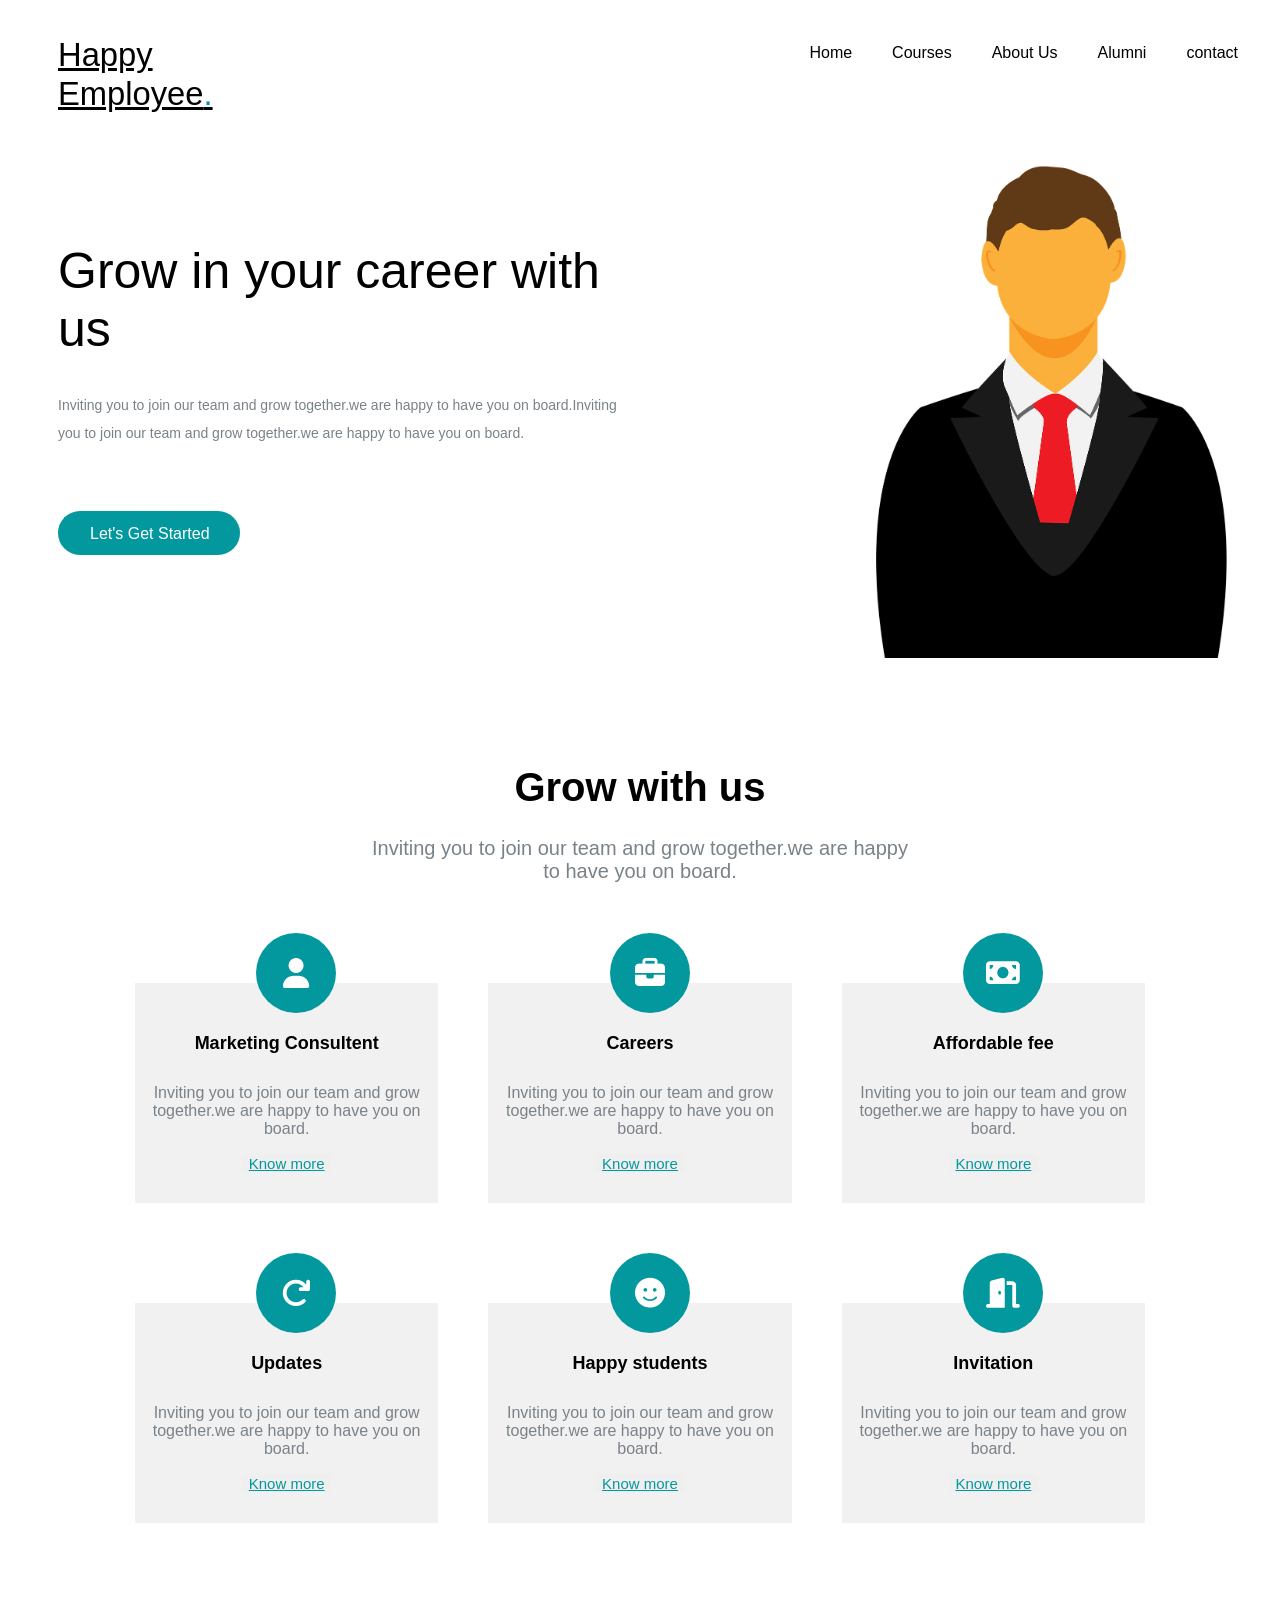
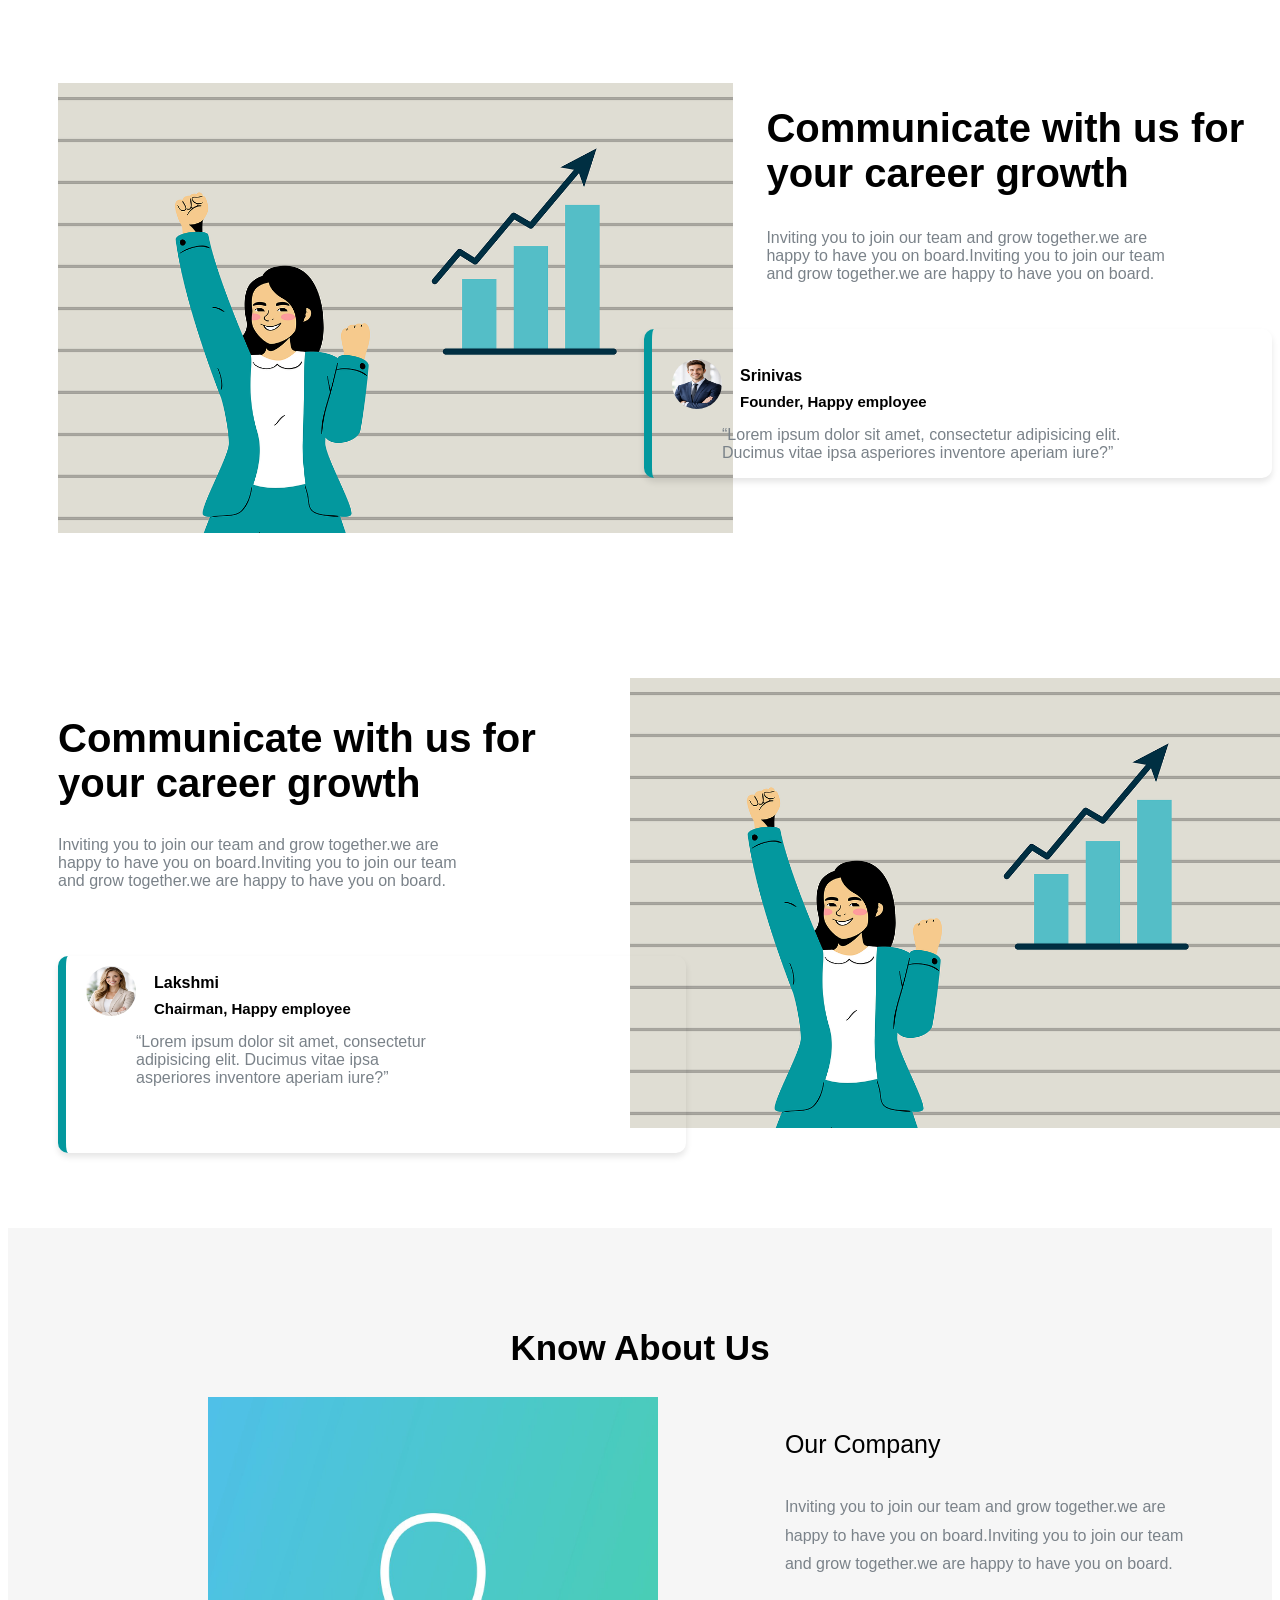
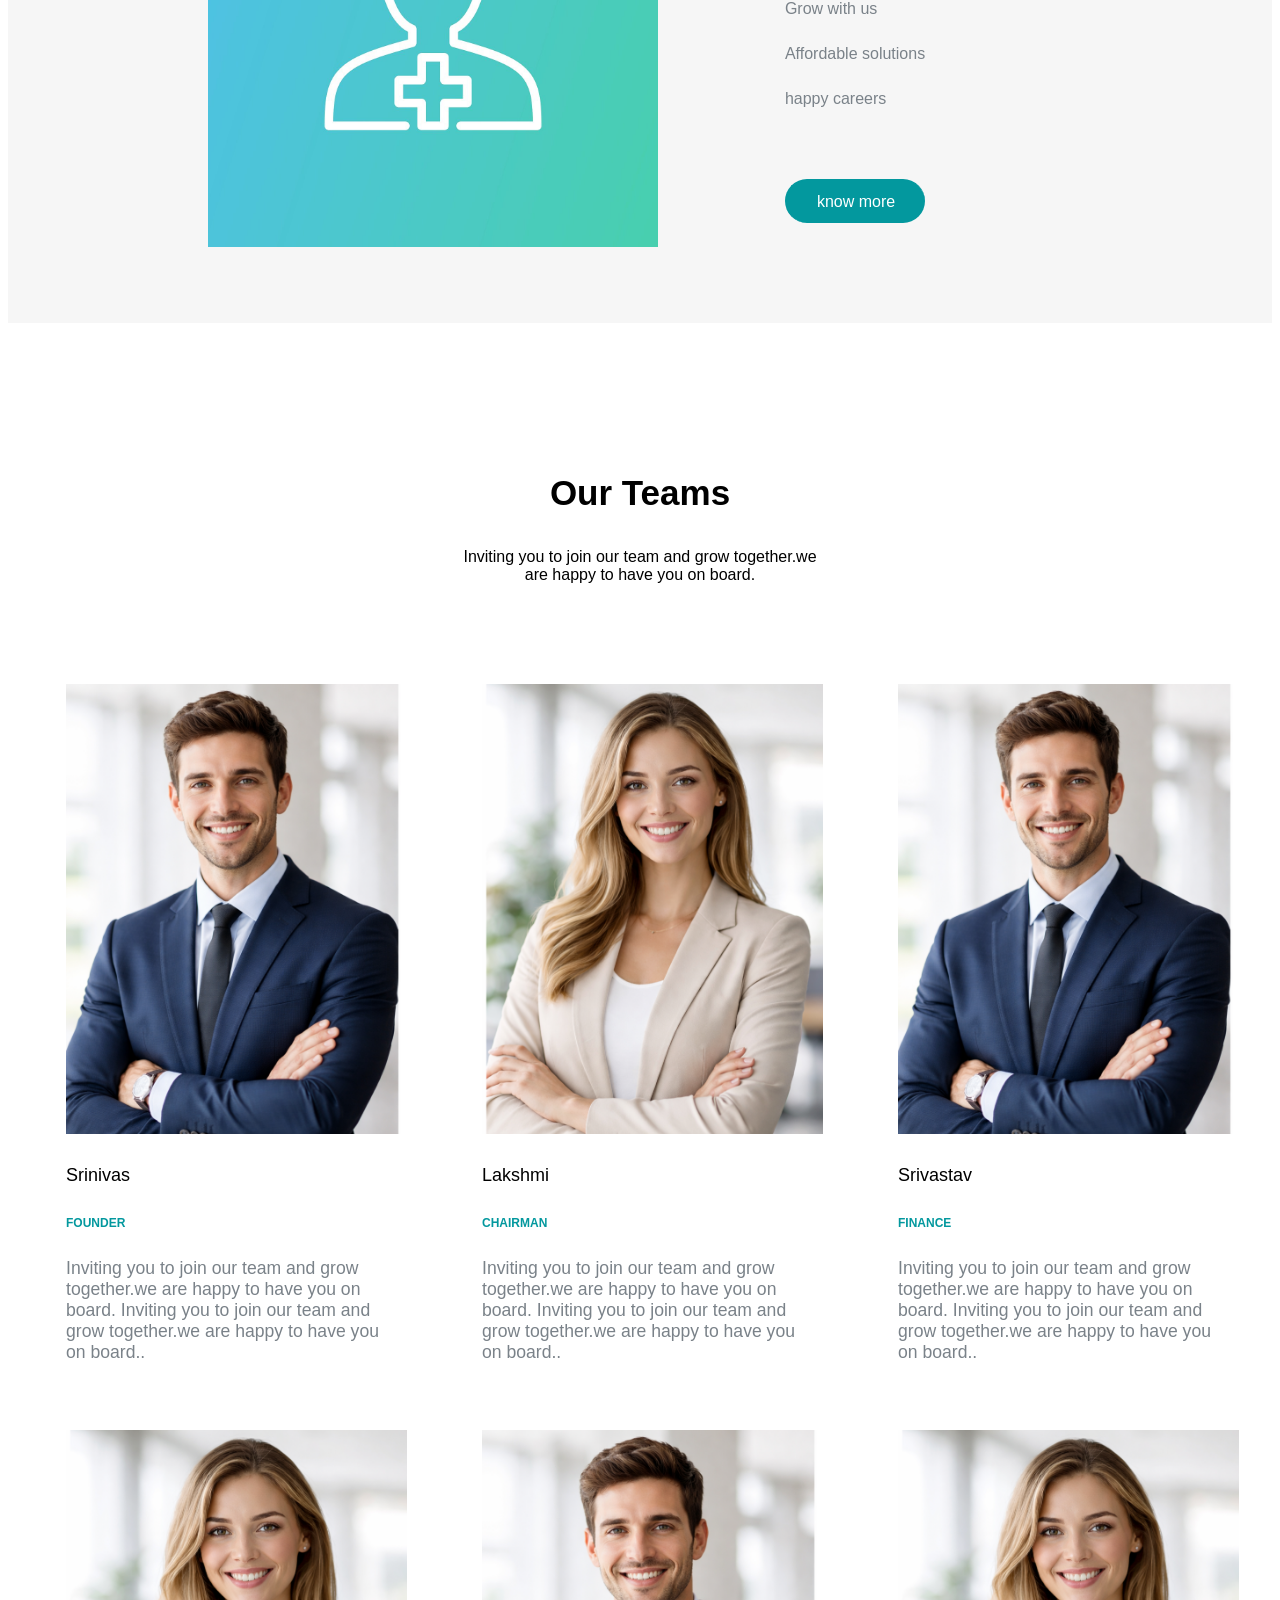
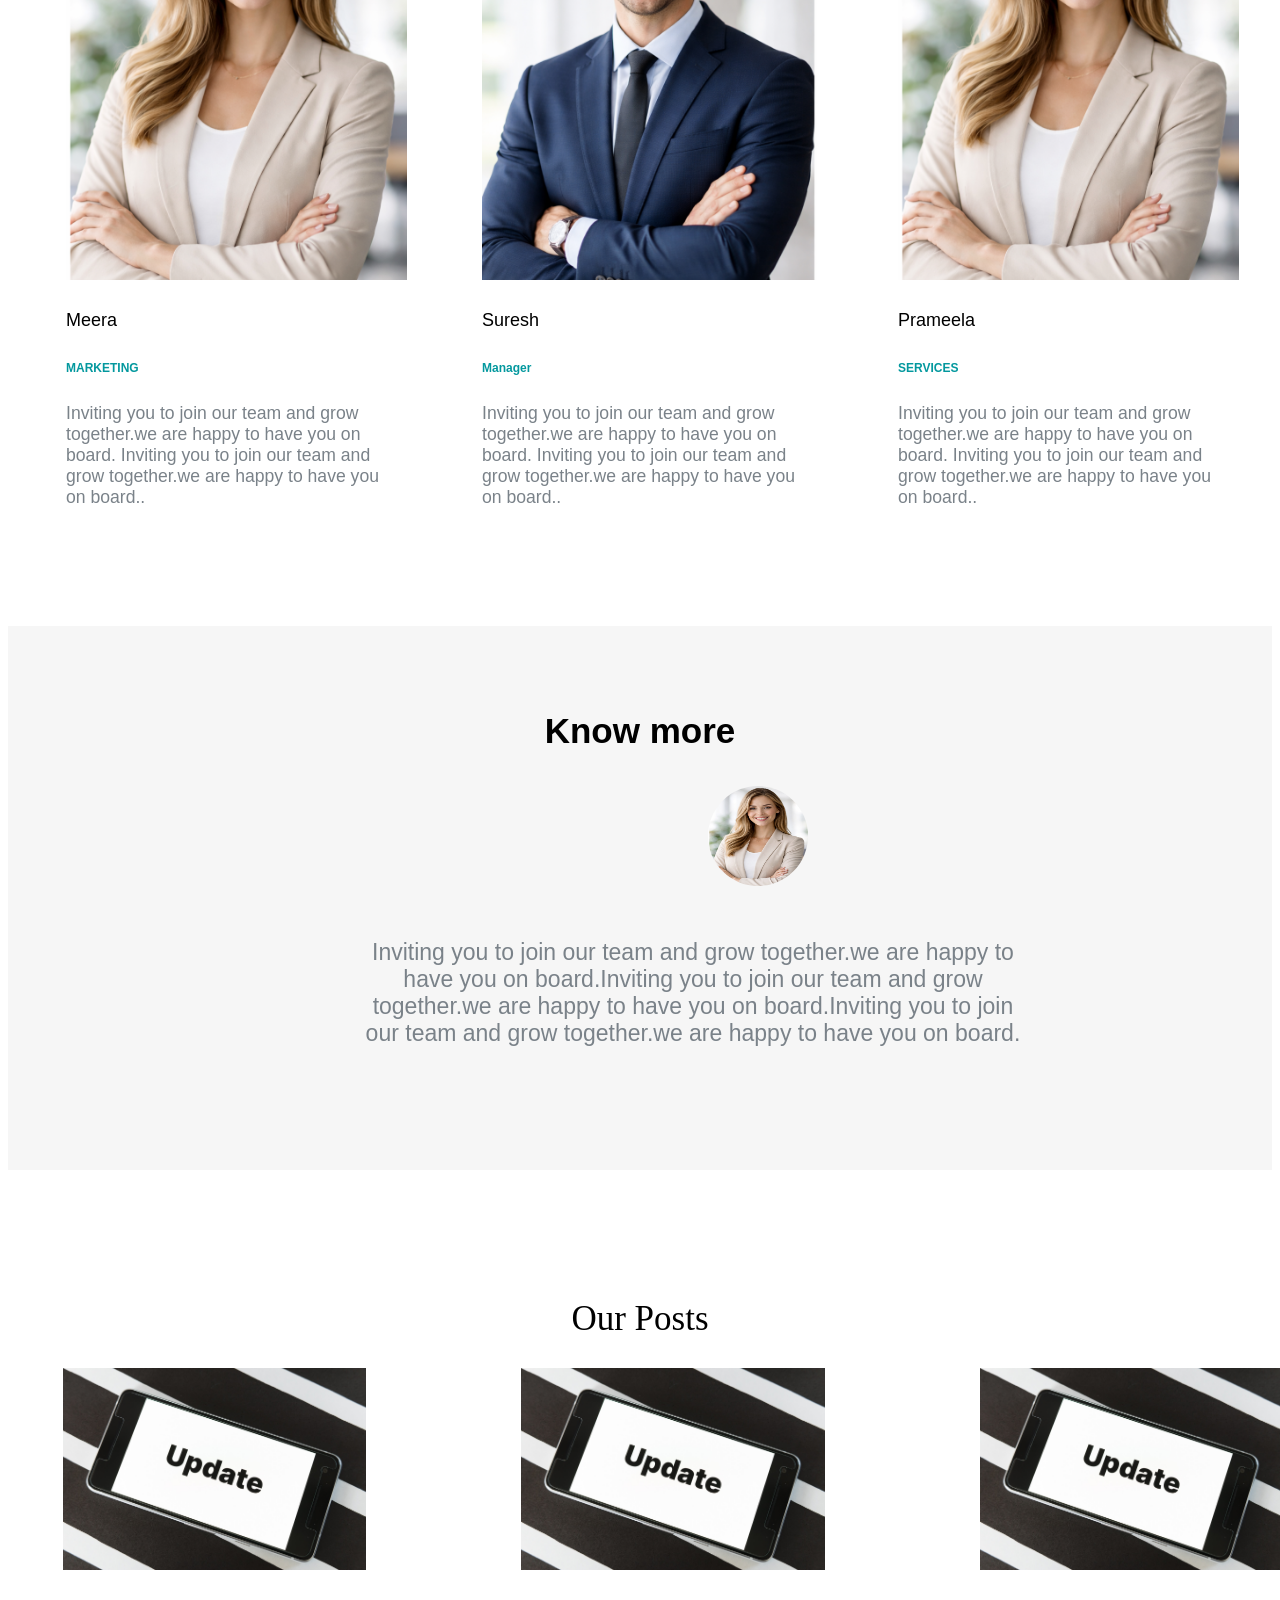
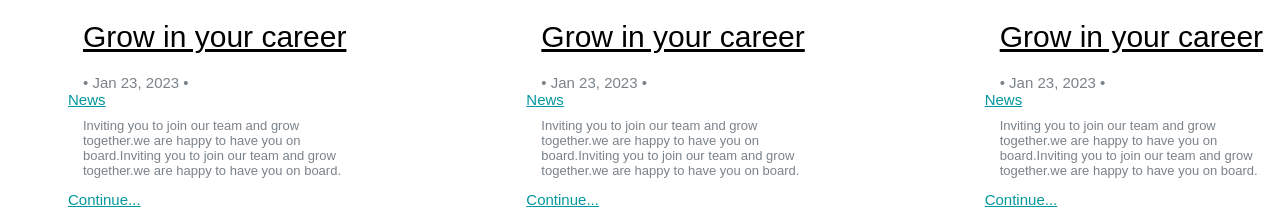
<file: index.html>
<html>

<head>
    <title>Happy Employee</title>
    <link rel="stylesheet" href="happy_employee.css">
    <link rel="stylesheet" href="https://cdnjs.cloudflare.com/ajax/libs/font-awesome/6.4.2/css/all.min.css">
</head>

<body>
    <div class="container">
        <h2>Happy Employee<span>.</span></h2>
        <div id="options">
            <ul>
                <li>Home</li>
                <li><a href=courses.html>Courses</a></li>
                <li><a href="about_us.html" class="aboutus">About Us</a></li>
                <li><a href="alumni.html">Alumni</a></li>
                <li><a href="tel:9999999999">contact</a></li>
            </ul>
        </div>
    </div>
    <div class="set">
        <div id="image">
            <img src="images/image 1.png" alt="Image">
        </div>
        <div class="text">
            <h1>Grow in your career with us</h1>
            <p>Inviting you to join our team and grow together.we are happy to have you on board.Inviting you to join
                our team and grow together.we are happy to have you on board.</p>
            <button onClick="window.location.href='Reg.html'">Let's Get Started</a></button>
        </div>

    </div>
    <div id="Imagine_Features">
        <h1>Grow with us</h1>
        <p>Inviting you to join our team and grow together.we are happy to have you on board.</p>
    </div>
    <div class="Marketing_Consulting">
        <div>
            <i class="fa-solid fa-user"></i>
            <h5>Marketing Consultent</h5>
            <p>Inviting you to join our team and grow together.we are happy to have you on board.
            </p>
            <button>Know more</button>

        </div>
        <div>
            <i class="fa-solid fa-briefcase"></i>
            <h5>Careers</h5>
            <p>Inviting you to join our team and grow together.we are happy to have you on board.
            </p>
            <button>Know more</button>

        </div>
        <div>
            <i class="fa-solid fa-money-bill"></i>
            <h5>Affordable fee</h5>
            <p>Inviting you to join our team and grow together.we are happy to have you on board.
            </p>
            <button>Know more</button>

        </div>
        <div>
            <i class="fa-solid fa-arrow-rotate-right"></i>
            <h5>Updates</h5>
            <p>Inviting you to join our team and grow together.we are happy to have you on board.
            </p>
            <button>Know more</button>

        </div>
        <div>
            <i class="fa-etch fa-solid fa-face-smile"></i>
            <h5>Happy students</h5>
            <p>Inviting you to join our team and grow together.we are happy to have you on board.
            </p>
            <button>Know more</button>
        </div>
        <div>
            <i class="fa-solid fa-door-open"></i>
            <h5>Invitation</h5>
            <p>Inviting you to join our team and grow together.we are happy to have you on board.
            </p>
            <button>Know more</button>

        </div>

    </div>
    <div class="container2">
        <div id="image1">
            <img src="images/image 2.png" alt="img">
        </div>
        <div class="text1">
            <h2>Communicate with us for your career growth</h2>
            <p>Inviting you to join our team and grow together.we are happy to have you on board.Inviting you to join
                our team and grow together.we are happy to have you on board.</p>
        </div>
        <div class="card">
            <div id="image2">
                <img src="images/male image.png" alt="image">
            </div>
            <div class="text2">
                <h2>Srinivas</h2>
                <h6>Founder, Happy employee</h6>
                <p>“Lorem ipsum dolor sit amet, consectetur adipisicing elit. Ducimus vitae ipsa asperiores inventore
                    aperiam iure?”</p>
            </div>
        </div>
    </div>
    <div class="container3">
        <div id="image3">
            <img src="images/image 2.png" alt="image">
        </div>
        <div class="text3">
            <h2>Communicate with us for your career growth</h2>
            <p>Inviting you to join our team and grow together.we are happy to have you on board.Inviting you to join
                our team and grow together.we are happy to have you on board.</p>
            <div class="card1">
                <div id="image4">
                    <img src="images/female image.png" alt="image">
                </div>
                <div class="text4">
                    <h2>Lakshmi</h2>
                    <h6>Chairman, Happy employee</h6>
                    <p>“Lorem ipsum dolor sit amet, consectetur adipisicing elit. Ducimus vitae ipsa asperiores
                        inventore aperiam iure?”</p>
                </div>

            </div>
        </div>
    </div>

    <div class="About">
        <h2>Know About Us</h2>
        <div id="image4">
            <img src="images/image 3.png" alt="image">
        </div>
        <div class="text5">
            <h4>Our Company</h4>
            <p>Inviting you to join our team and grow together.we are happy to have you on board.Inviting you to
                join our team and grow together.we are happy to have you on board.</p>

            <p>Grow with us</p>
            <p>Affordable solutions</p>
            <p>happy careers</p>
            <button onclick="window.location.href='about_us.html'">know more</button>
        </div>
    </div>
    <div class="mission">
        <h3>Our Teams</h3>
        <p>Inviting you to join our team and grow together.we are happy to have you on board.</p>
    </div>
    <div class="persons">
        <div>
            <img src="images/male image.png" alt="image">
            <h5>Srinivas</h5>
            <h6>FOUNDER</h6>
            <p>Inviting you to join our team and grow together.we are happy to have you on board. Inviting you to
                join our team and grow together.we are happy to have you on board..</p>
        </div>
        <div>
            <img src="images/female image.png" alt="image">
            <h5>Lakshmi</h5>
            <h6>CHAIRMAN</h6>
            <p>Inviting you to join our team and grow together.we are happy to have you on board. Inviting you to
                join our team and grow together.we are happy to have you on board..</p>
        </div>
        <div>
            <img src="images/male image.png" alt="image">
            <h5>Srivastav</h5>
            <h6>FINANCE</h6>
            <p>Inviting you to join our team and grow together.we are happy to have you on board. Inviting you to
                join our team and grow together.we are happy to have you on board..</p>
        </div>
        <div>
            <img src="images/female image.png" alt="image">
            <h5>Meera</h5>
            <h6>MARKETING</h6>
            <p>Inviting you to join our team and grow together.we are happy to have you on board. Inviting you to
                join our team and grow together.we are happy to have you on board..</p>
        </div>
        <div>
            <img src="images/male image.png" alt="image">
            <h5>Suresh</h5>
            <h6>Manager</h6>
            <p>Inviting you to join our team and grow together.we are happy to have you on board. Inviting you to
                join our team and grow together.we are happy to have you on board..</p>
        </div>
        <div>
            <img src="images/female image.png" alt="image">
            <h5>Prameela</h5>
            <h6>SERVICES</h6>
            <p>Inviting you to join our team and grow together.we are happy to have you on board. Inviting you to
                join our team and grow together.we are happy to have you on board..</p>
        </div>
    </div>
    <div class="container6">
        <h3>Know more</h3>
        <img src="images/female image.png" alt="image">
        <p>Inviting you to join our team and grow together.we are happy to have you on board.Inviting you to join
            our team and grow together.we are happy to have you on board.Inviting you to join our team and grow
            together.we are happy to have you on board.</p>

    </div>
    <h2 id="blog">Our Posts</h2>
    <div class="container7">
        <div>
            <img src="images/image 4.jpg" alt="image">
            <h5>Grow in your career</h5>
            <h6>• Jan 23, 2023 •</h6><span> News</span>
            <p>Inviting you to join our team and grow together.we are happy to have you on board.Inviting you to
                join our team and grow together.we are happy to have you on board.</p><span>Continue...</span>
        </div>
        <div>
            <img src="images/image 4.jpg" alt="image">
            <h5>Grow in your career</h5>
            <h6>• Jan 23, 2023 •</h6><span> News</span>
            <p>Inviting you to join our team and grow together.we are happy to have you on board.Inviting you to
                join our team and grow together.we are happy to have you on board.</p><span>Continue...</span>
        </div>
        <div>
            <img src="images/image 4.jpg" alt="image">
            <h5>Grow in your career</h5>
            <h6>• Jan 23, 2023 •</h6><span> News</span>
            <p>Inviting you to join our team and grow together.we are happy to have you on board.Inviting you to
                join our team and grow together.we are happy to have you on board.</p><span>Continue...</span>
        </div>
    </div>



</body>

</html>
</file>
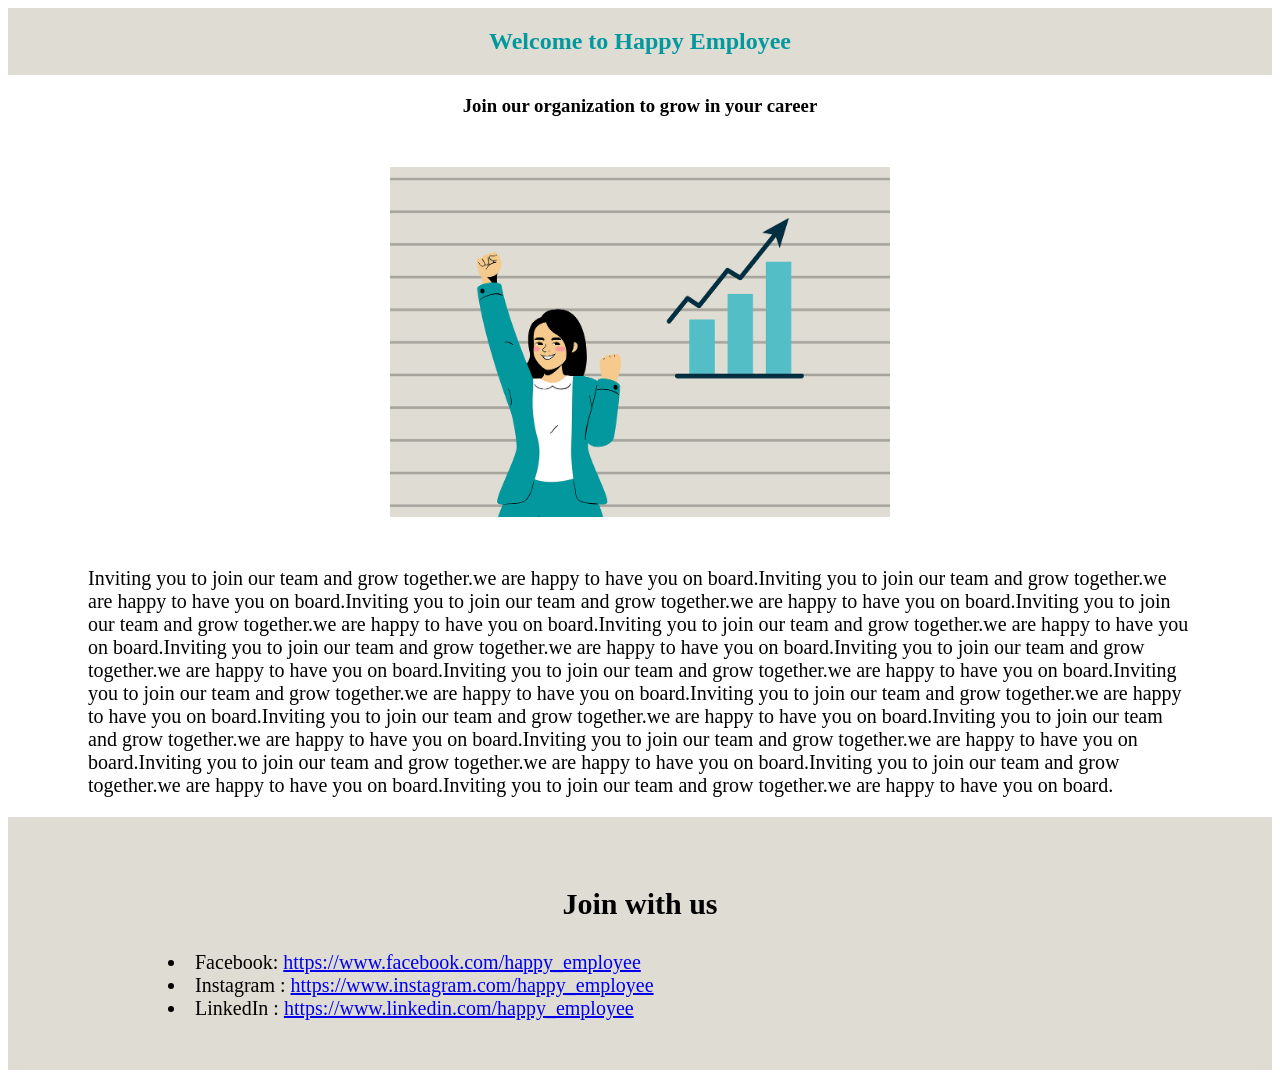
<file: about_us.html>
<html>

<head>
    <title>About US</title>
</head>

<body>
    <h2 style="color:#03989e; text-align:center;background-color:#dfddd3; padding-top: 20px;padding-bottom: 20px;">
        Welcome to Happy Employee</h2>
    <h3 style="text-align:center;margin-bottom: 50px;">Join our organization to grow in your career</h3>
    <img src="images/image 2.png" alt="img"
        style="width:500px; height:350px; display: block; margin:0 auto ; padding-bottom: 30px;">
    <p style="padding-left: 80px;padding-right: 80px; font-size: 20px;">Inviting you to join our team and grow
        together.we are happy to
        have you on board.Inviting you to join
        our team and grow together.we are happy to have you on board.Inviting you to join our team and grow together.we
        are happy to have you on board.Inviting you to join
        our team and grow together.we are happy to have you on board.Inviting you to join our team and grow together.we
        are happy to have you on board.Inviting you to join
        our team and grow together.we are happy to have you on board.Inviting you to join our team and grow together.we
        are happy to have you on board.Inviting you to join
        our team and grow together.we are happy to have you on board.Inviting you to join our team and grow together.we
        are happy to have you on board.Inviting you to join
        our team and grow together.we are happy to have you on board.Inviting you to join our team and grow together.we
        are happy to have you on board.Inviting you to join
        our team and grow together.we are happy to have you on board.Inviting you to join our team and grow together.we
        are happy to have you on board.Inviting you to join
        our team and grow together.we are happy to have you on board.Inviting you to join our team and grow together.we
        are happy to have you on board.Inviting you to join
        our team and grow together.we are happy to have you on board.</p>
    <div class="container" style="background-color:#dfddd3;padding-bottom: 50px;padding-top: 20px;">
        <h3 style="text-align:center;margin-top: 50px;font-size: 30px;">Join with us</h3>
        <div style="padding-left: 80px;padding-right: 80px; font-size: 20px;">
            <li style="padding-left: 80px;">Facebook:
                <a href="#" target="_blank"> https://www.facebook.com/happy_employee</a>
            </li>
            <li style="padding-left: 80px;">Instagram : <a href="#"
                    target="_blank">https://www.instagram.com/happy_employee</a></li>
            <li style="padding-left: 80px;">LinkedIn : <a href="#"
                    target="_blank">https://www.linkedin.com/happy_employee</a></li>
        </div>
    </div>

</body>

</html>
</file>
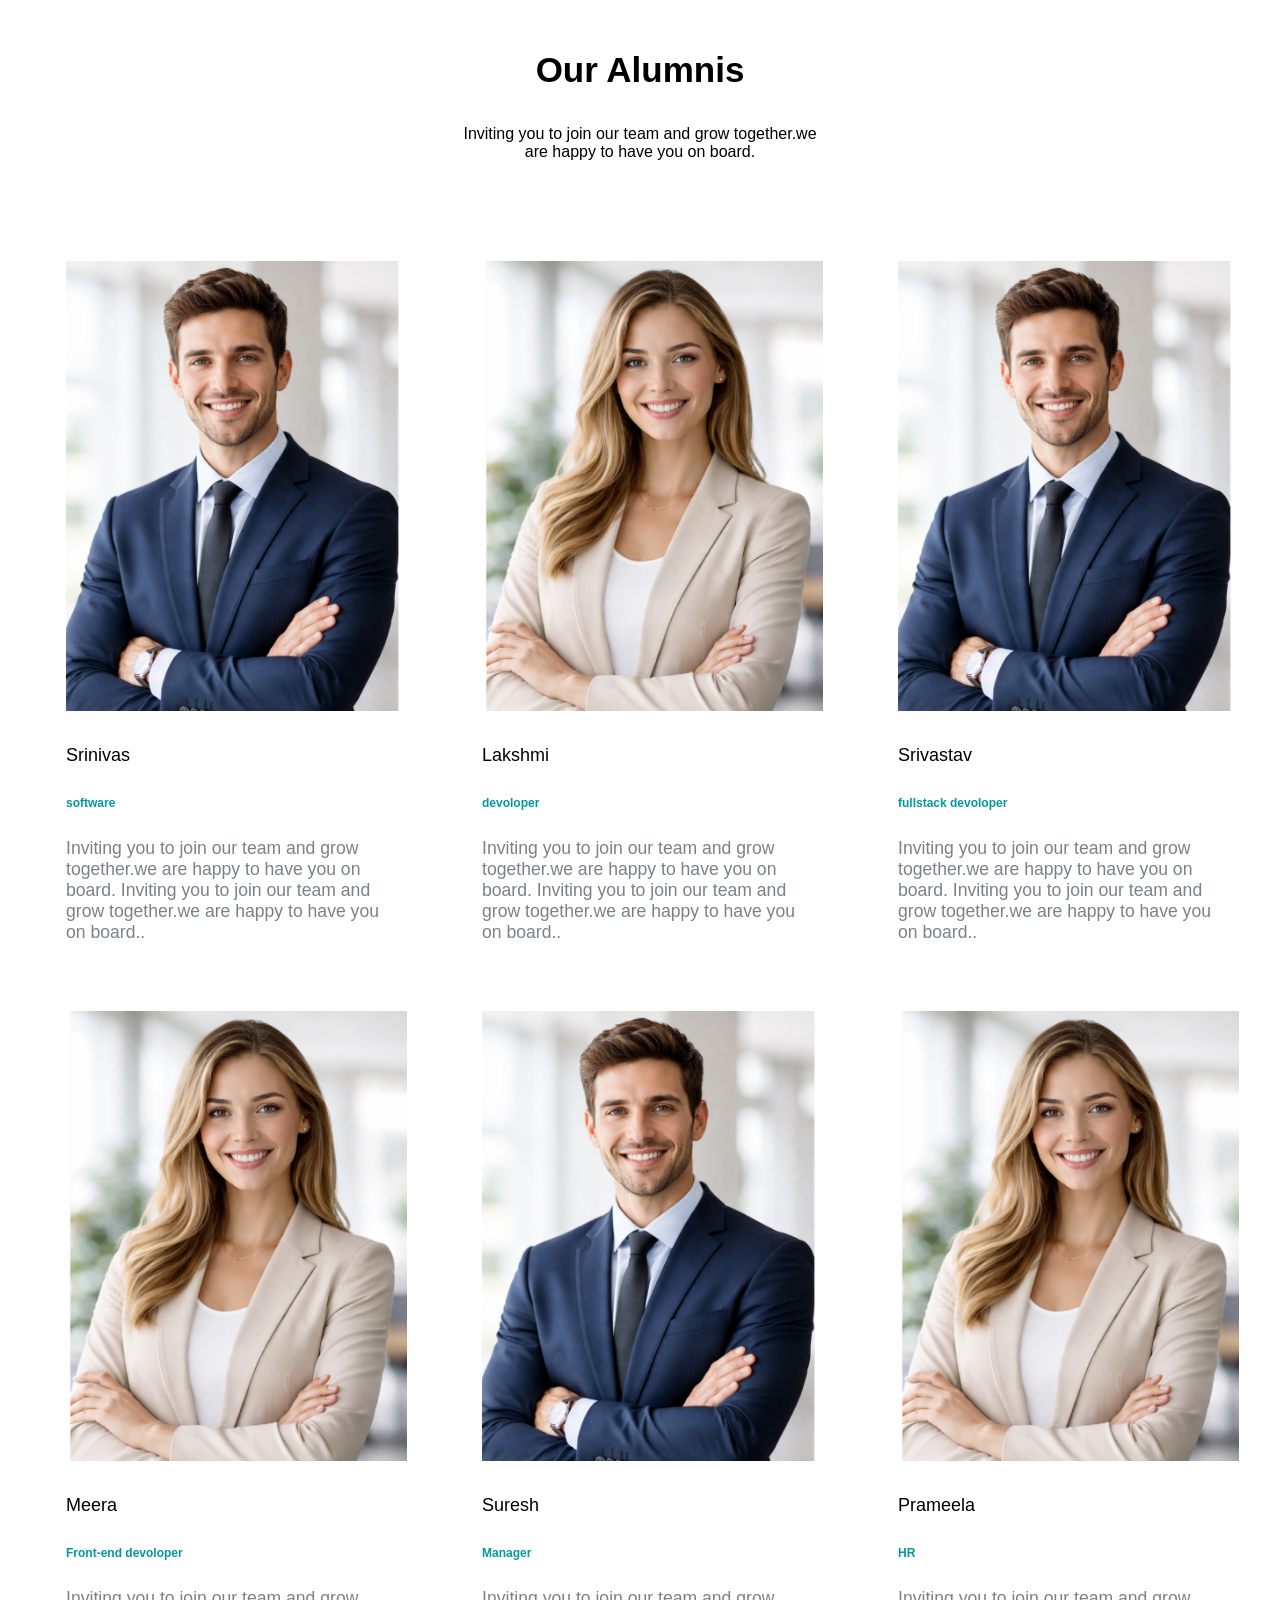
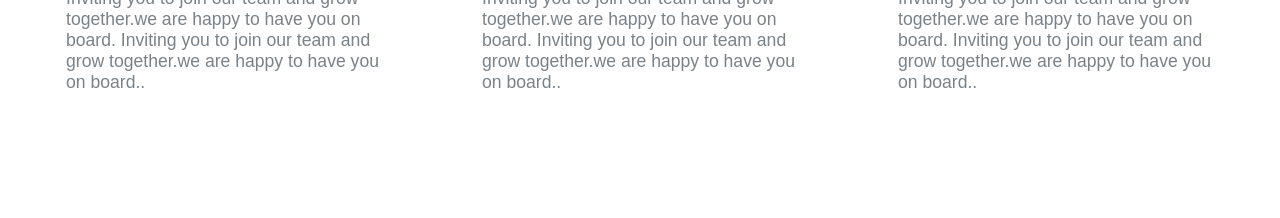
<file: alumni.html>
<!DOCTYPE html>
<html lang="en">

<head>
    <meta charset="UTF-8">
    <meta name="viewport" content="width=device-width, initial-scale=1.0">
    <title>Alumnis</title>
    <style>
        body {
            .mission {
                margin-top: 50px;
                font-family: "Nunito", -apple-system, BlinkMacSystemFont, "Segoe UI", Roboto, "Helvetica Neue", Arial, sans-serif, "Apple Color Emoji", "Segoe UI Emoji", "Segoe UI Symbol", "Noto Color Emoji";
                margin-bottom: 100px;


                h3 {
                    font-family: "Nunito", -apple-system, BlinkMacSystemFont, "Segoe UI", Roboto, "Helvetica Neue", Arial, sans-serif, "Apple Color Emoji", "Segoe UI Emoji", "Segoe UI Symbol", "Noto Color Emoji";
                    font-size: 35px;
                    font-weight: 600;
                    display: flex;
                    justify-content: center;


                }

                p {
                    display: flex;
                    padding-left: 450px;
                    padding-right: 450px;
                    text-align: center;

                }
            }


            .persons {
                display: flex;
                gap: 100px;
                width: 100%;
                row-gap: 50px;
                justify-content: center;
                font-family: "Nunito", -apple-system, BlinkMacSystemFont, "Segoe UI", Roboto, "Helvetica Neue", Arial, sans-serif, "Apple Color Emoji", "Segoe UI Emoji", "Segoe UI Symbol", "Noto Color Emoji";
                box-sizing: border-box;
                flex-wrap: wrap;
                padding-bottom: 100px;

                div {
                    width: 25%;
                }

                img {
                    height: 450px;
                }

                h5 {
                    font-size: 18px;
                    font-weight: 400;
                }

                h6 {
                    font-size: 12px;
                    color: #03989e;
                }

                p {
                    color: #7a8289;
                    font-size: 1.1rem;

                }
            }
        }
    </style>
</head>

<body>
    <div class="mission">
        <h3>Our Alumnis</h3>
        <p>Inviting you to join our team and grow together.we are happy to have you on board.</p>
    </div>
    <div class="persons">
        <div>
            <img src="images/male image.png" alt="image">
            <h5>Srinivas</h5>
            <h6>software</h6>
            <p>Inviting you to join our team and grow together.we are happy to have you on board. Inviting you to
                join our team and grow together.we are happy to have you on board..</p>
        </div>
        <div>
            <img src="images/female image.png" alt="image">
            <h5>Lakshmi</h5>
            <h6>devoloper</h6>
            <p>Inviting you to join our team and grow together.we are happy to have you on board. Inviting you to
                join our team and grow together.we are happy to have you on board..</p>
        </div>
        <div>
            <img src="images/male image.png" alt="image">
            <h5>Srivastav</h5>
            <h6>fullstack devoloper</h6>
            <p>Inviting you to join our team and grow together.we are happy to have you on board. Inviting you to
                join our team and grow together.we are happy to have you on board..</p>
        </div>
        <div>
            <img src="images/female image.png" alt="image">
            <h5>Meera</h5>
            <h6>Front-end devoloper</h6>
            <p>Inviting you to join our team and grow together.we are happy to have you on board. Inviting you to
                join our team and grow together.we are happy to have you on board..</p>
        </div>
        <div>
            <img src="images/male image.png" alt="image">
            <h5>Suresh</h5>
            <h6>Manager</h6>
            <p>Inviting you to join our team and grow together.we are happy to have you on board. Inviting you to
                join our team and grow together.we are happy to have you on board..</p>
        </div>
        <div>
            <img src="images/female image.png" alt="image">
            <h5>Prameela</h5>
            <h6>HR</h6>
            <p>Inviting you to join our team and grow together.we are happy to have you on board. Inviting you to
                join our team and grow together.we are happy to have you on board..</p>
        </div>
    </div>
</body>
</file>
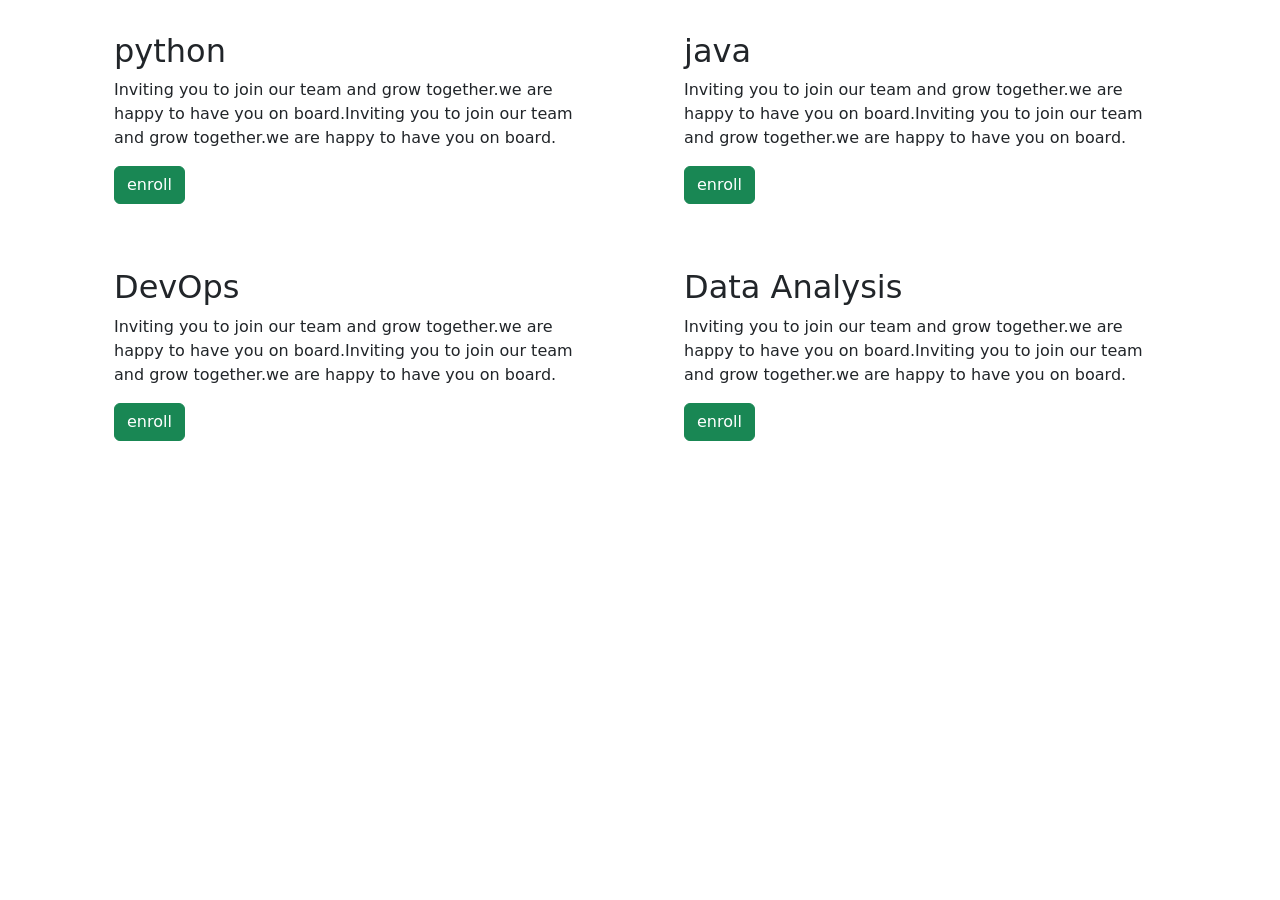
<file: courses.html>
<!DOCTYPE html>
<html lang="en">

<head>
    <meta charset="UTF-8">
    <meta name="viewport" content="width=device-width initial-scale=1.0">
    <link href="https://cdn.jsdelivr.net/npm/bootstrap@5.3.8/dist/css/bootstrap.min.css" rel="stylesheet">

</head>

<body>
    <div class="container">
        <div class="row">
            <div class="col-sm-6">
                <div class="p-3 m-3">
                    <h2>python</h2>
                    <p>Inviting you to join our team and grow together.we are happy to have you on board.Inviting you to
                        join
                        our team and grow together.we are happy to have you on board.</p>
                    <button class="btn btn-success">enroll</button>
                </div>
            </div>
            <div class="col-sm-6">
                <div class="p-3 m-3">
                    <h2>java </h2>
                    <p>Inviting you to join our team and grow together.we are happy to have you on board.Inviting you to
                        join
                        our team and grow together.we are happy to have you on board.</p>
                    <button class="btn btn-success">enroll</button>
                </div>
            </div>
            <div class="col-sm-6">
                <div class="p-3 m-3">
                    <h2>DevOps</h2>
                    <p>Inviting you to join our team and grow together.we are happy to have you on board.Inviting you to
                        join
                        our team and grow together.we are happy to have you on board.</p>
                    <button class="btn btn-success">enroll</button>
                </div>
            </div>
            <div class="col-sm-6">
                <div class="p-3 m-3">
                    <h2>Data Analysis</h2>
                    <p>Inviting you to join our team and grow together.we are happy to have you on board.Inviting you to
                        join
                        our team and grow together.we are happy to have you on board.</p>
                    <button class="btn btn-success">enroll</button>
                </div>
            </div>
        </div>
    </div>
</body>

</html>
</file>
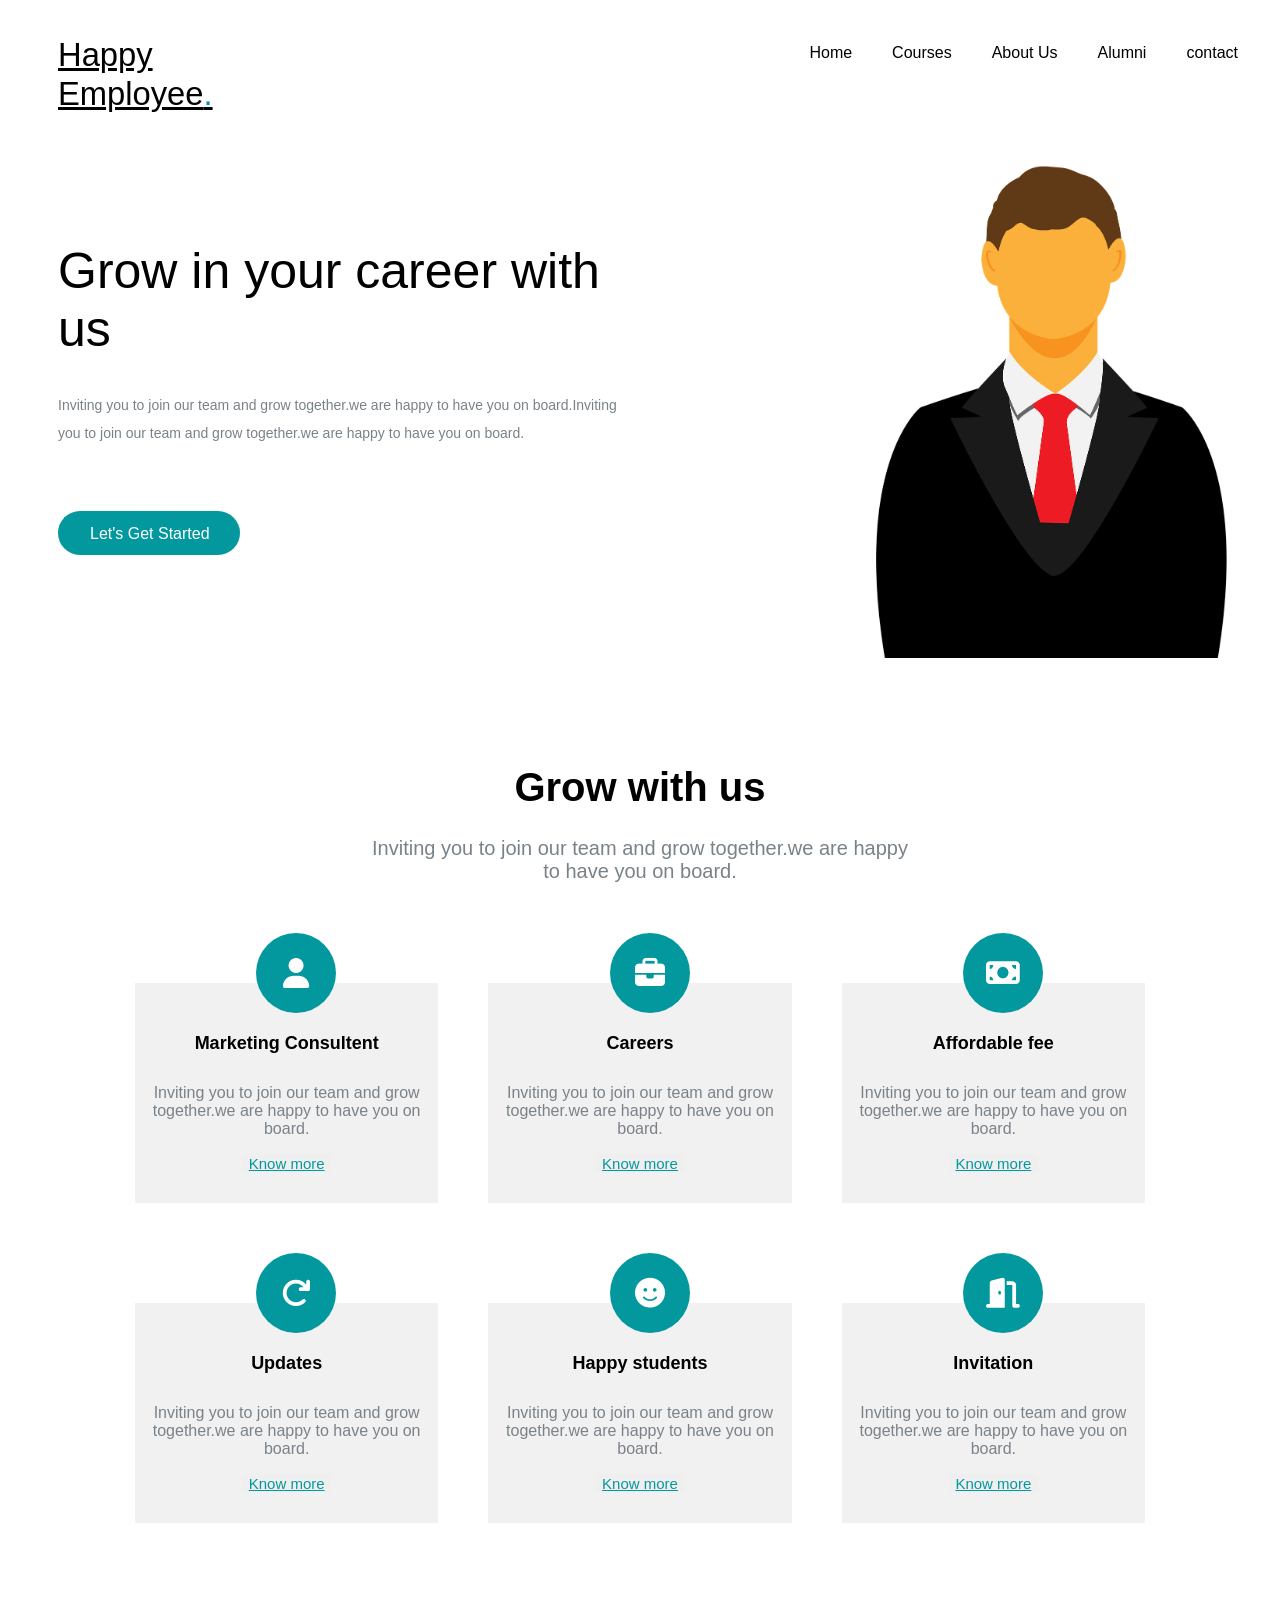
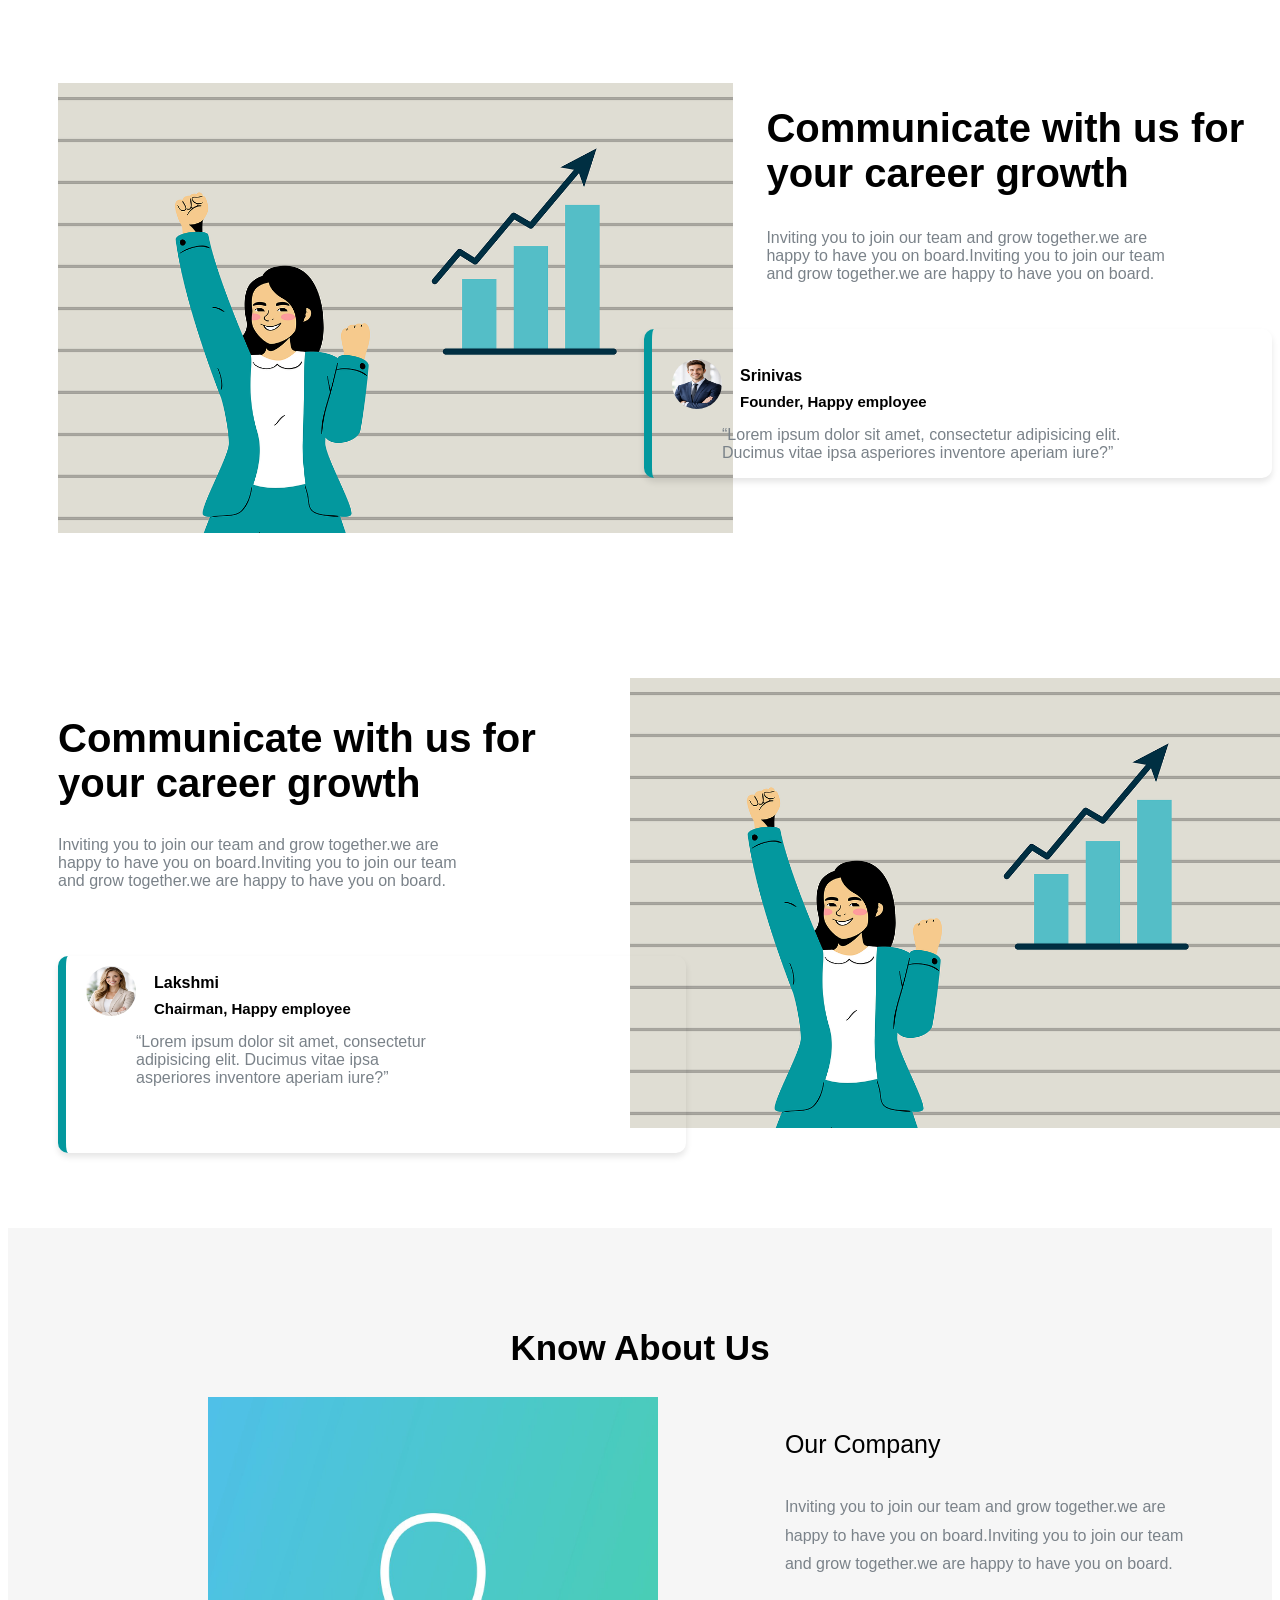
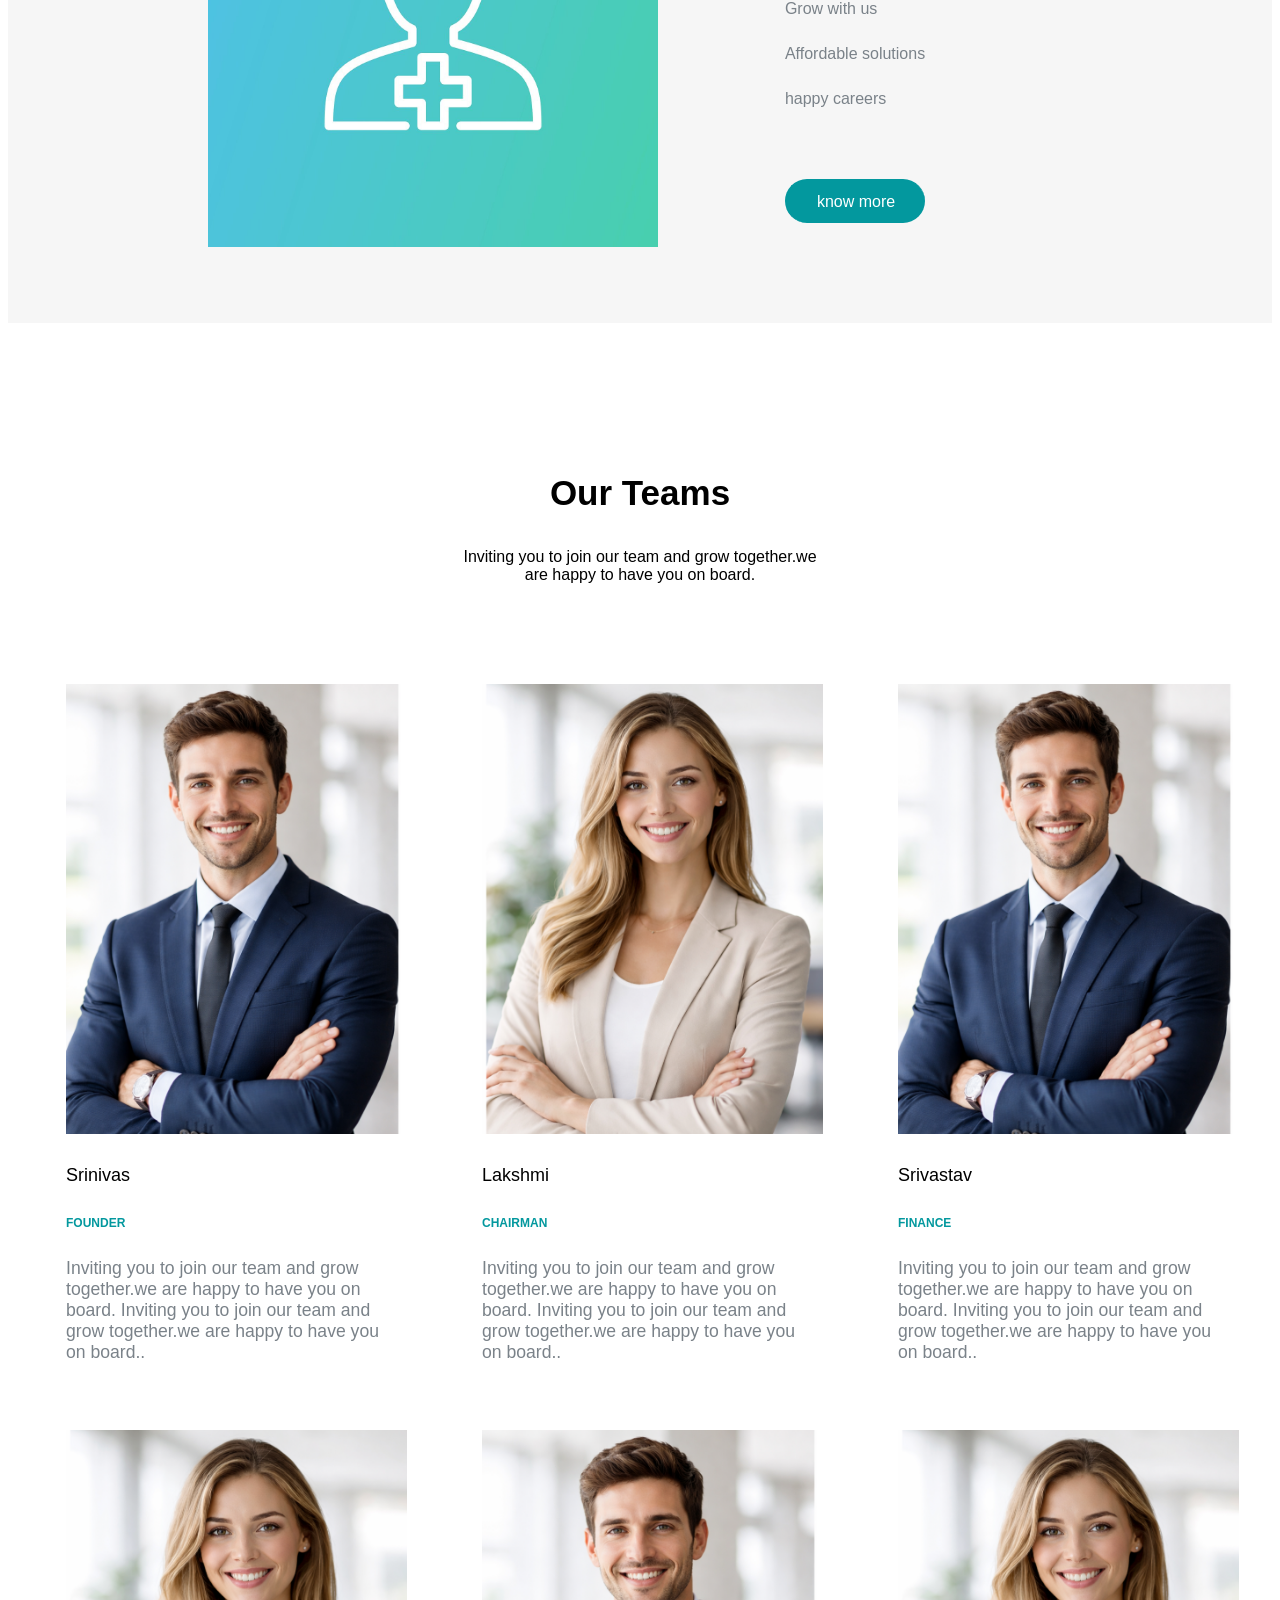
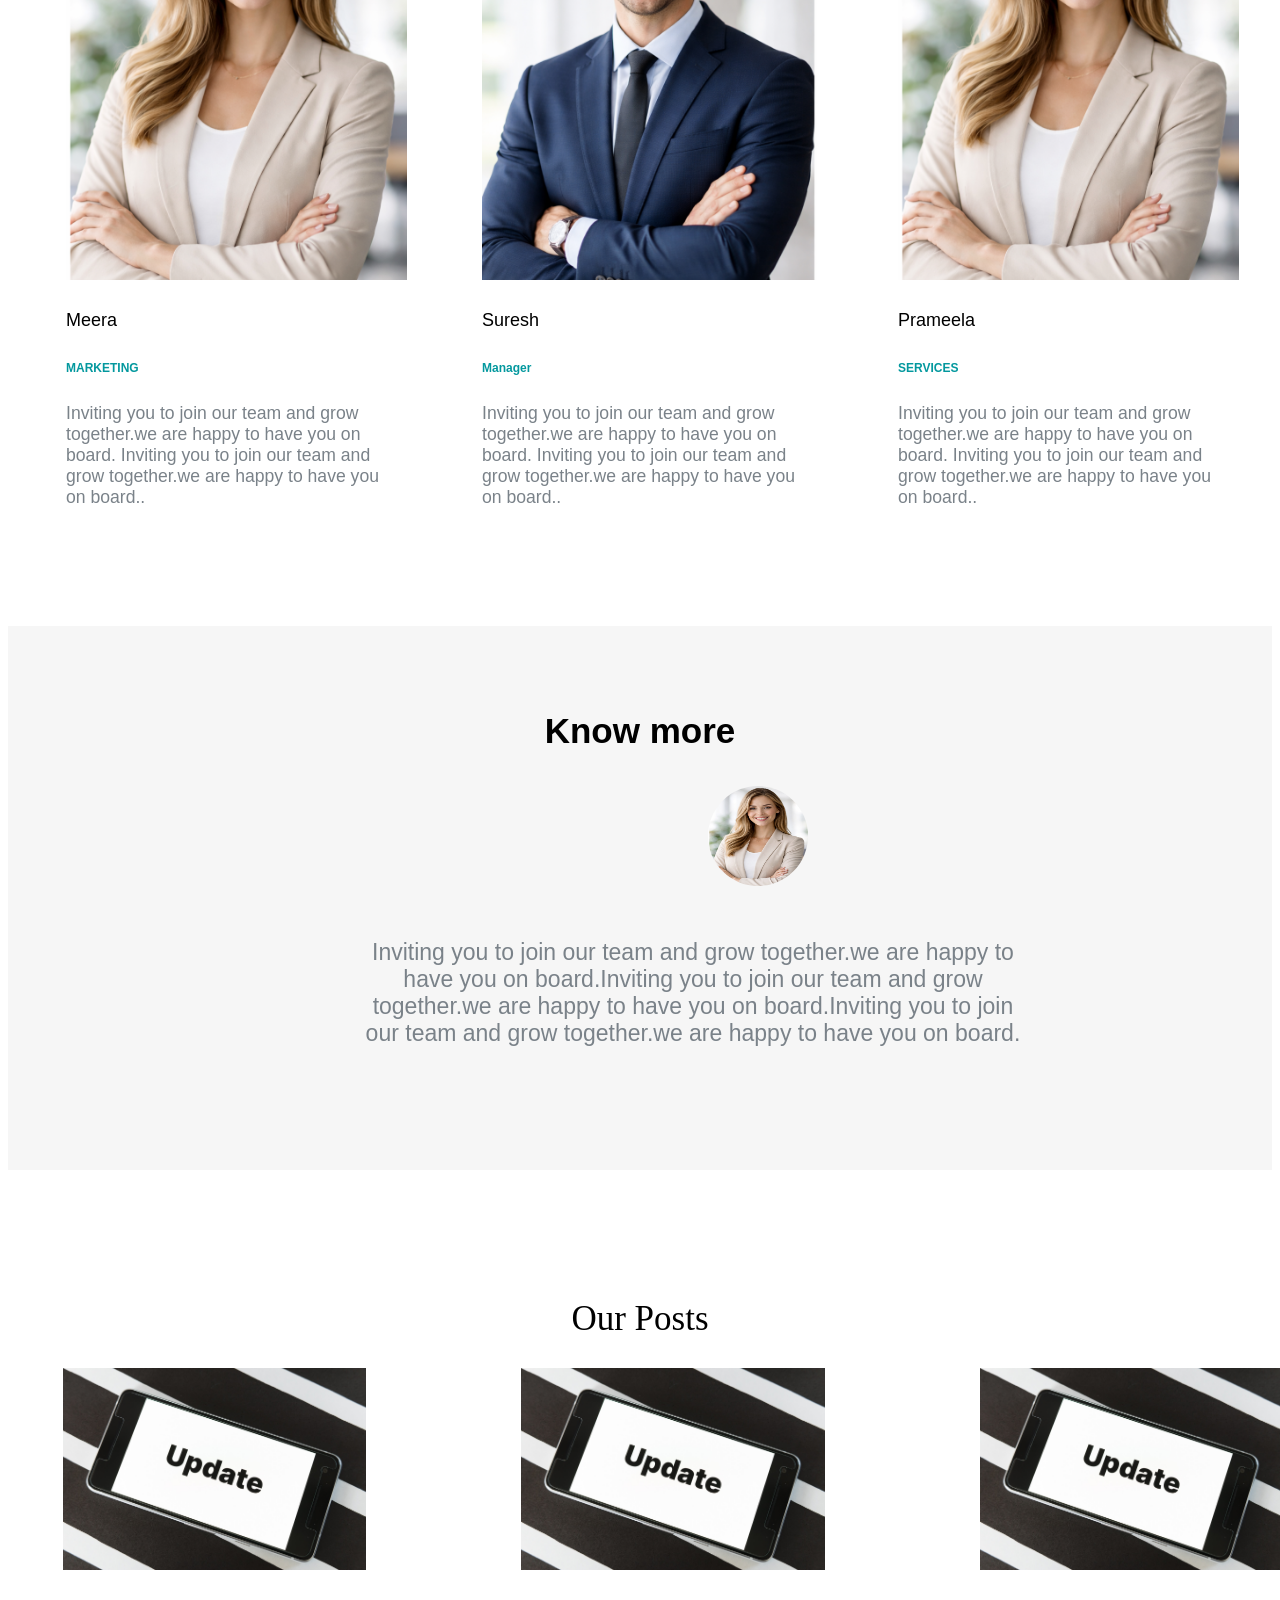
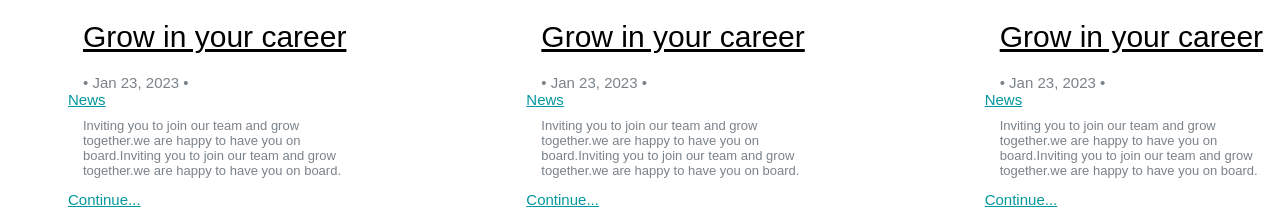
<file: happy_employee.html>
<html>

<head>
    <title>Happy Employee</title>
    <link rel="stylesheet" href="happy_employee.css">
    <link rel="stylesheet" href="https://cdnjs.cloudflare.com/ajax/libs/font-awesome/6.4.2/css/all.min.css">
</head>

<body>
    <div class="container">
        <h2>Happy Employee<span>.</span></h2>
        <div id="options">
            <ul>
                <li>Home</li>
                <li><a href=courses.html>Courses</a></li>
                <li><a href="about_us.html" class="aboutus">About Us</a></li>
                <li><a href="alumni.html">Alumni</a></li>
                <li><a href="tel:9999999999">contact</a></li>
            </ul>
        </div>
    </div>
    <div class="set">
        <div id="image">
            <img src="images/image 1.png" alt="Image">
        </div>
        <div class="text">
            <h1>Grow in your career with us</h1>
            <p>Inviting you to join our team and grow together.we are happy to have you on board.Inviting you to join
                our team and grow together.we are happy to have you on board.</p>
            <button onClick="window.location.href='Reg.html'">Let's Get Started</a></button>
        </div>

    </div>
    <div id="Imagine_Features">
        <h1>Grow with us</h1>
        <p>Inviting you to join our team and grow together.we are happy to have you on board.</p>
    </div>
    <div class="Marketing_Consulting">
        <div>
            <i class="fa-solid fa-user"></i>
            <h5>Marketing Consultent</h5>
            <p>Inviting you to join our team and grow together.we are happy to have you on board.
            </p>
            <button>Know more</button>

        </div>
        <div>
            <i class="fa-solid fa-briefcase"></i>
            <h5>Careers</h5>
            <p>Inviting you to join our team and grow together.we are happy to have you on board.
            </p>
            <button>Know more</button>

        </div>
        <div>
            <i class="fa-solid fa-money-bill"></i>
            <h5>Affordable fee</h5>
            <p>Inviting you to join our team and grow together.we are happy to have you on board.
            </p>
            <button>Know more</button>

        </div>
        <div>
            <i class="fa-solid fa-arrow-rotate-right"></i>
            <h5>Updates</h5>
            <p>Inviting you to join our team and grow together.we are happy to have you on board.
            </p>
            <button>Know more</button>

        </div>
        <div>
            <i class="fa-etch fa-solid fa-face-smile"></i>
            <h5>Happy students</h5>
            <p>Inviting you to join our team and grow together.we are happy to have you on board.
            </p>
            <button>Know more</button>
        </div>
        <div>
            <i class="fa-solid fa-door-open"></i>
            <h5>Invitation</h5>
            <p>Inviting you to join our team and grow together.we are happy to have you on board.
            </p>
            <button>Know more</button>

        </div>

    </div>
    <div class="container2">
        <div id="image1">
            <img src="images/image 2.png" alt="img">
        </div>
        <div class="text1">
            <h2>Communicate with us for your career growth</h2>
            <p>Inviting you to join our team and grow together.we are happy to have you on board.Inviting you to join
                our team and grow together.we are happy to have you on board.</p>
        </div>
        <div class="card">
            <div id="image2">
                <img src="images/male image.png" alt="image">
            </div>
            <div class="text2">
                <h2>Srinivas</h2>
                <h6>Founder, Happy employee</h6>
                <p>“Lorem ipsum dolor sit amet, consectetur adipisicing elit. Ducimus vitae ipsa asperiores inventore
                    aperiam iure?”</p>
            </div>
        </div>
    </div>
    <div class="container3">
        <div id="image3">
            <img src="images/image 2.png" alt="image">
        </div>
        <div class="text3">
            <h2>Communicate with us for your career growth</h2>
            <p>Inviting you to join our team and grow together.we are happy to have you on board.Inviting you to join
                our team and grow together.we are happy to have you on board.</p>
            <div class="card1">
                <div id="image4">
                    <img src="images/female image.png" alt="image">
                </div>
                <div class="text4">
                    <h2>Lakshmi</h2>
                    <h6>Chairman, Happy employee</h6>
                    <p>“Lorem ipsum dolor sit amet, consectetur adipisicing elit. Ducimus vitae ipsa asperiores
                        inventore aperiam iure?”</p>
                </div>

            </div>
        </div>
    </div>

    <div class="About">
        <h2>Know About Us</h2>
        <div id="image4">
            <img src="images/image 3.png" alt="image">
        </div>
        <div class="text5">
            <h4>Our Company</h4>
            <p>Inviting you to join our team and grow together.we are happy to have you on board.Inviting you to
                join our team and grow together.we are happy to have you on board.</p>

            <p>Grow with us</p>
            <p>Affordable solutions</p>
            <p>happy careers</p>
            <button onclick="window.location.href='about_us.html'">know more</button>
        </div>
    </div>
    <div class="mission">
        <h3>Our Teams</h3>
        <p>Inviting you to join our team and grow together.we are happy to have you on board.</p>
    </div>
    <div class="persons">
        <div>
            <img src="images/male image.png" alt="image">
            <h5>Srinivas</h5>
            <h6>FOUNDER</h6>
            <p>Inviting you to join our team and grow together.we are happy to have you on board. Inviting you to
                join our team and grow together.we are happy to have you on board..</p>
        </div>
        <div>
            <img src="images/female image.png" alt="image">
            <h5>Lakshmi</h5>
            <h6>CHAIRMAN</h6>
            <p>Inviting you to join our team and grow together.we are happy to have you on board. Inviting you to
                join our team and grow together.we are happy to have you on board..</p>
        </div>
        <div>
            <img src="images/male image.png" alt="image">
            <h5>Srivastav</h5>
            <h6>FINANCE</h6>
            <p>Inviting you to join our team and grow together.we are happy to have you on board. Inviting you to
                join our team and grow together.we are happy to have you on board..</p>
        </div>
        <div>
            <img src="images/female image.png" alt="image">
            <h5>Meera</h5>
            <h6>MARKETING</h6>
            <p>Inviting you to join our team and grow together.we are happy to have you on board. Inviting you to
                join our team and grow together.we are happy to have you on board..</p>
        </div>
        <div>
            <img src="images/male image.png" alt="image">
            <h5>Suresh</h5>
            <h6>Manager</h6>
            <p>Inviting you to join our team and grow together.we are happy to have you on board. Inviting you to
                join our team and grow together.we are happy to have you on board..</p>
        </div>
        <div>
            <img src="images/female image.png" alt="image">
            <h5>Prameela</h5>
            <h6>SERVICES</h6>
            <p>Inviting you to join our team and grow together.we are happy to have you on board. Inviting you to
                join our team and grow together.we are happy to have you on board..</p>
        </div>
    </div>
    <div class="container6">
        <h3>Know more</h3>
        <img src="images/female image.png" alt="image">
        <p>Inviting you to join our team and grow together.we are happy to have you on board.Inviting you to join
            our team and grow together.we are happy to have you on board.Inviting you to join our team and grow
            together.we are happy to have you on board.</p>

    </div>
    <h2 id="blog">Our Posts</h2>
    <div class="container7">
        <div>
            <img src="images/image 4.jpg" alt="image">
            <h5>Grow in your career</h5>
            <h6>• Jan 23, 2023 •</h6><span> News</span>
            <p>Inviting you to join our team and grow together.we are happy to have you on board.Inviting you to
                join our team and grow together.we are happy to have you on board.</p><span>Continue...</span>
        </div>
        <div>
            <img src="images/image 4.jpg" alt="image">
            <h5>Grow in your career</h5>
            <h6>• Jan 23, 2023 •</h6><span> News</span>
            <p>Inviting you to join our team and grow together.we are happy to have you on board.Inviting you to
                join our team and grow together.we are happy to have you on board.</p><span>Continue...</span>
        </div>
        <div>
            <img src="images/image 4.jpg" alt="image">
            <h5>Grow in your career</h5>
            <h6>• Jan 23, 2023 •</h6><span> News</span>
            <p>Inviting you to join our team and grow together.we are happy to have you on board.Inviting you to
                join our team and grow together.we are happy to have you on board.</p><span>Continue...</span>
        </div>
    </div>



</body>

</html>
</file>
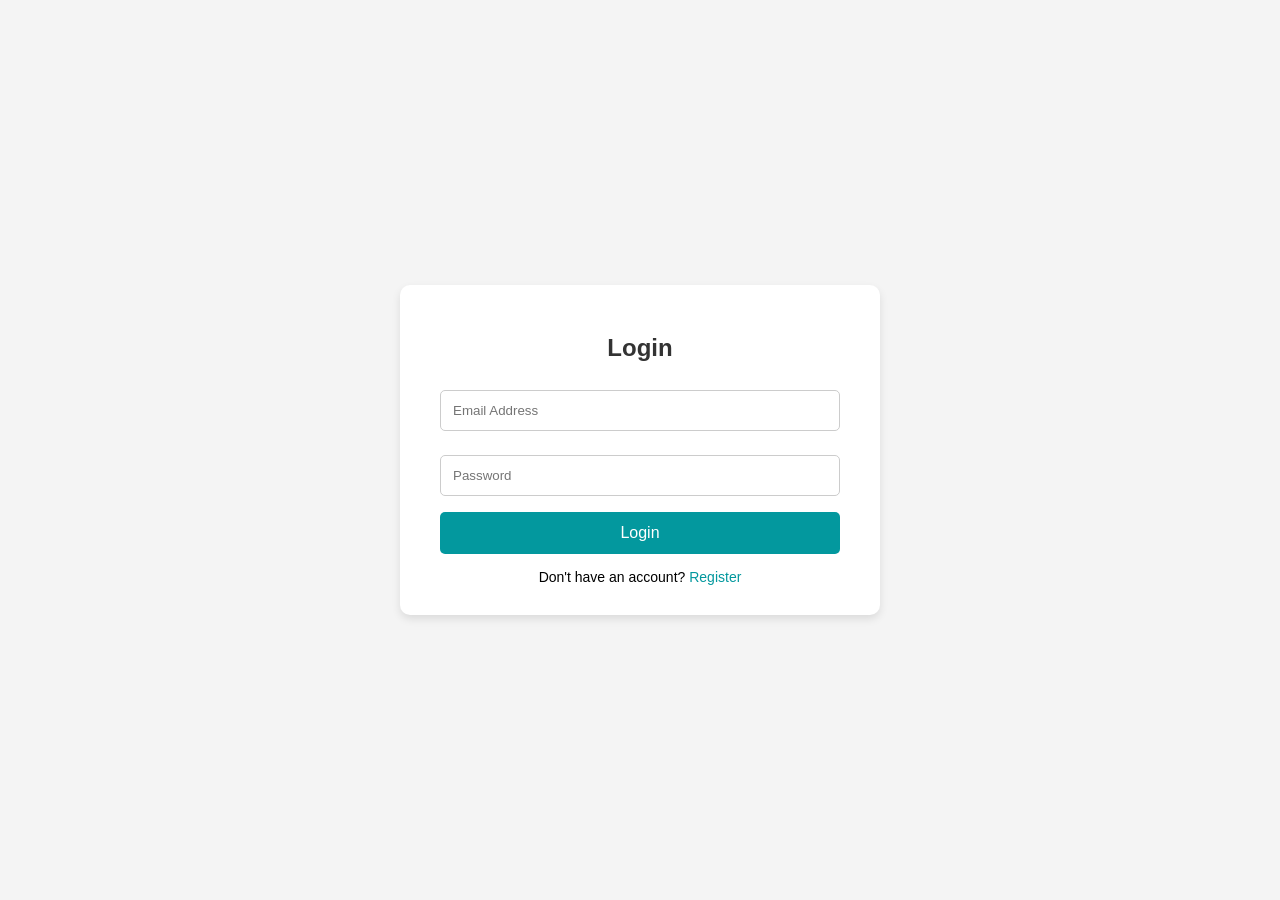
<file: log.html>
<!DOCTYPE html>
<html lang="en">

<head>
    <meta charset="UTF-8">
    <meta name="viewport" content="width=device-width, initial-scale=1.0">
    <title>Login Page</title>
    <style>
        body {
            font-family: Arial, sans-serif;
            background-color: #f4f4f4;
            display: flex;
            justify-content: center;
            align-items: center;
            height: 100vh;
            margin: 0;
        }

        .login-container {
            background-color: #fff;
            padding: 30px 40px;
            border-radius: 10px;
            box-shadow: 0 4px 8px rgba(0, 0, 0, 0.1);
            width: 100%;
            max-width: 400px;
        }

        h2 {
            text-align: center;
            margin-bottom: 20px;
            color: #333;
        }

        input[type="email"],
        input[type="password"] {
            width: 100%;
            padding: 12px;
            margin: 8px 0 16px 0;
            border: 1px solid #ccc;
            border-radius: 5px;
            box-sizing: border-box;
        }

        button {
            width: 100%;
            padding: 12px;
            background-color: #03989e;
            color: white;
            border: none;
            border-radius: 5px;
            font-size: 16px;
            cursor: pointer;
        }

        button:hover {
            background-color: #03989e;
        }

        .register-link {
            text-align: center;
            margin-top: 15px;
            font-size: 14px;
        }

        .register-link a {
            color: #03989e;
            text-decoration: none;
        }

        .register-link a:hover {
            text-decoration: underline;
        }
    </style>
</head>

<body>
    <div class="login-container">
        <h2>Login</h2>
        <form>
            <input type="email" placeholder="Email Address" required>
            <input type="password" placeholder="Password" required>
            <button type="submit">Login</button>
        </form>
        <div class="register-link">
            Don't have an account? <a href="Reg.html">Register</a>
        </div>
    </div>
</body>

</html>
</file>
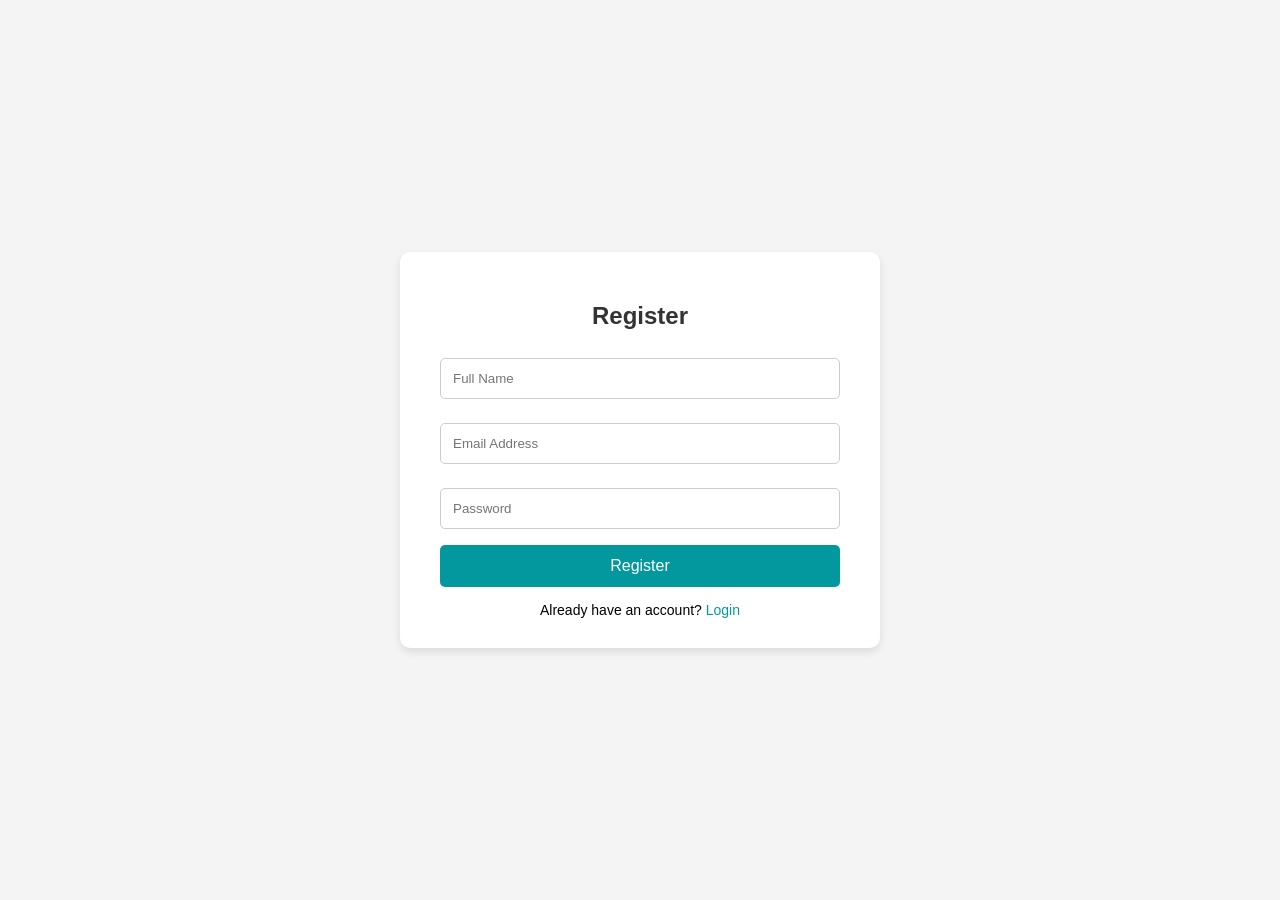
<file: Reg.html>
<!DOCTYPE html>
<html lang="en">

<head>
    <meta charset="UTF-8">
    <meta name="viewport" content="width=device-width, initial-scale=1.0">
    <title>Register Page</title>
    <style>
        body {
            font-family: Arial, sans-serif;
            background-color: #f4f4f4;
            display: flex;
            justify-content: center;
            align-items: center;
            height: 100vh;
            margin: 0;
        }

        .register-container {
            background-color: #fff;
            padding: 30px 40px;
            border-radius: 10px;
            box-shadow: 0 4px 8px rgba(0, 0, 0, 0.1);
            width: 100%;
            max-width: 400px;
        }

        h2 {
            text-align: center;
            margin-bottom: 20px;
            color: #333;
        }

        input[type="text"],
        input[type="email"],
        input[type="password"] {
            width: 100%;
            padding: 12px;
            margin: 8px 0 16px 0;
            border: 1px solid #ccc;
            border-radius: 5px;
            box-sizing: border-box;
        }

        button {
            width: 100%;
            padding: 12px;
            background-color: #03989e;
            color: white;
            border: none;
            border-radius: 5px;
            font-size: 16px;
            cursor: pointer;
        }

        button:hover {
            background-color: #03989e;
        }

        .login-link {
            text-align: center;
            margin-top: 15px;
            font-size: 14px;
        }

        .login-link a {
            color: #03989e;
            text-decoration: none;
        }

        .login-link a:hover {
            text-decoration: underline;
        }
    </style>
</head>

<body>
    <div class="register-container">
        <h2>Register</h2>
        <form id="registerForm">
            <input type="text" placeholder="Full Name" required>
            <input type="email" id="email" placeholder="Email Address" required>
            <input type="password" placeholder="Password" minlength="6" required>
            <button type="submit">Register</button>
            <div id="msg" class="mt-3"></div>
        </form>
        <div class="login-link">
            Already have an account? <a href="log.html">Login</a>
        </div>
    </div>
    <script>
        const form = document.getElementById("registerForm");
        form.addEventListener("submit", function (event) {
            event.preventDefault();
            const msgDiv = document.getElementById("msg");
            msgDiv.innerHTML = '<div class="alert alert-success" role="alert">"Registered Successfully!"</div>';
            setTimeout(function () {
                window.location.href = "courses.html";
            }, 2000)
        });
    </script>
</body>

</html>
</file>
<file: happy_employee.css>
.container {
    position: fixed;
    width: 100%;
    background-color: white;
    display: flex;
    z-index: 100;

    h2 {
        justify-content: flex-start;
        font-family: "Nunito", -apple-system, BlinkMacSystemFont, "Segoe UI", Roboto, "Helvetica Neue", Arial, sans-serif, "Apple Color Emoji", "Segoe UI Emoji", "Segoe UI Symbol", "Noto Color Emoji";
        font-size: calc(1.325rem + .9vw);
        font-weight: 500;
        line-height: 1.2;
        text-decoration: underline;
        padding-left: 50px;
        padding-right: 40%;

        span {
            color: #03989e;
        }
    }

    #options {

        ul {
            list-style-type: none;
            display: flex;
            flex-direction: row;
            gap: 40px;
            font-family: "Nunito", -apple-system, BlinkMacSystemFont, "Segoe UI", Roboto, "Helvetica Neue", Arial, sans-serif, "Apple Color Emoji", "Segoe UI Emoji", "Segoe UI Symbol", "Noto Color Emoji";
            padding-top: 20px;
            padding-right: 50px;
            cursor: pointer;
            white-space: nowrap;
        }

        .aboutus {
            color: black;
            text-decoration: none;
        }

        li a {
            color: black;
            text-decoration: none;
        }
    }
}


.set {
    padding-top: 100px;

    #image {
        float: right;
        width: 35%;
        height: 500px;
        display: flex;
        margin-top: 50px;
    }

    .text {
        float: left;
        width: 45%;
        padding-top: 100px;
        font-family: "Nunito", -apple-system, BlinkMacSystemFont, "Segoe UI", Roboto, "Helvetica Neue", Arial, sans-serif, "Apple Color Emoji", "Segoe UI Emoji", "Segoe UI Symbol", "Noto Color Emoji";
        padding-left: 50px;

        h1 {
            font-size: 50px;
            font-weight: 500;
        }

        p {
            font-size: 14px;
            color: #7a8289;
            line-height: 2;
        }

        button {
            margin-top: 50px;
            font-size: 16px;
            border-radius: 30px;
            padding: 12px 30px;
            background: #03989e;
            color: white;
            text-decoration: none;
            cursor: pointer;
            border-width: 2px;
            border-color: #03989e;
            border-bottom: #03989e;
            border-right: #03989e;
        }
    }
}

#imagine_features {
    clear: both;
    display: block;
    font-family: "Nunito", -apple-system, BlinkMacSystemFont, "Segoe UI", Roboto, "Helvetica Neue", Arial, sans-serif, "Apple Color Emoji", "Segoe UI Emoji", "Segoe UI Symbol", "Noto Color Emoji";
    text-align: center;
    padding: 80px;

    h1 {
        font-size: 40px;
    }

    p {
        font-size: 20px;
        color: #7a8289;
        padding-left: 25%;
        padding-right: 25%;
    }
}

.Marketing_Consulting {
    display: flex;
    flex-wrap: wrap;
    width: 80%;
    justify-content: center;
    text-align: center;
    padding-left: 10%;
    padding-right: 10%;
    font-family: "Nunito", -apple-system, BlinkMacSystemFont, "Segoe UI", Roboto, "Helvetica Neue", Arial, sans-serif, "Apple Color Emoji", "Segoe UI Emoji", "Segoe UI Symbol", "Noto Color Emoji";
    gap: 50px;
    box-sizing: content-box;
    row-gap: 100px;


    h5 {
        font-size: 18px;
    }

    p {
        font-weight: 400;
        display: block;
        color: #7a8289;
    }

    button {
        font-size: 15px;
        color: #03989e;
        background-color: none;
        border: none;
        text-decoration: underline;
        cursor: pointer;
    }

    div {
        position: relative;
        background-color: #f1f1f1;
        width: 30%;
        padding-bottom: 30px;
        padding-top: 20px;
        z-index: 1;
    }

    i {
        font-size: 30px;
        color: white;
        background-color: #03989e;
        display: flex;
        justify-content: center;
        align-items: center;
        width: 80px;
        height: 80px;
        border-radius: 50px;
        position: absolute;
        top: -50px;
        left: 40%;
    }

}

.container2 {
    padding-top: 100px;

    #image1 {
        float: left;
        display: flex;
        width: 350px;
        height: 450px;
        margin-top: 60px;
        margin-left: 50px;
    }

    .text1 {
        font-family: "Nunito", -apple-system, BlinkMacSystemFont, "Segoe UI", Roboto, "Helvetica Neue", Arial, sans-serif, "Apple Color Emoji", "Segoe UI Emoji", "Segoe UI Symbol", "Noto Color Emoji";
        float: right;
        width: 40%;
        padding-bottom: 30px;
        padding-top: 50px;

        h2 {
            font-size: 40px;
        }

        p {
            color: #7a8289;
            padding-right: 80px;
        }
    }

    .card {
        display: flex;
        float: right;
        width: 450px;
        padding-right: 150px;
        padding-top: 250px;
        border-radius: 10px;
        box-shadow: 0 4px 6px rgba(0, 0, 0, 0.1);
        padding-top: 30px;
        padding-left: 20px;
        border-left: 8px solid #03989e;


        #image2 img {
            width: 50px;
            height: 50px;
            border-radius: 50%;
            float: right;
        }

        .text2 {
            float: right;
            font-family: "Nunito", -apple-system, BlinkMacSystemFont, "Segoe UI", Roboto, "Helvetica Neue", Arial, sans-serif, "Apple Color Emoji", "Segoe UI Emoji", "Segoe UI Symbol", "Noto Color Emoji";

            h6 {
                font-size: 15px;
            }

            h2 {
                font-size: 16px;
            }

            h2,
            h6 {
                margin: 2%;
                padding-left: 10px;
            }

            p {
                color: #7a8289;

            }

        }

    }
}

.container3 {
    margin-top: 300px;
    margin-bottom: 200px;

    #image3 {
        margin-top: 200px;
        float: right;
        display: flex;
        width: 35%;
        height: 450px;
        margin-right: 200px;
        margin-bottom: 100px;

    }

    .text3 {
        display: block;
        margin-top: 150px;
        float: left;
        width: 40%;
        font-family: "Nunito", -apple-system, BlinkMacSystemFont, "Segoe UI", Roboto, "Helvetica Neue", Arial, sans-serif, "Apple Color Emoji", "Segoe UI Emoji", "Segoe UI Symbol", "Noto Color Emoji";
        margin-left: 50px;

        h2 {
            font-size: 40px;
            font-weight: 600;
            margin-bottom: 30px;


        }

        p {
            color: #7a8289;
            padding-right: 80px;
            padding-bottom: 50px;
        }

        .card1 {
            display: flex;
            float: left;
            width: 450px;
            padding-right: 150px;
            border-radius: 10px;
            box-shadow: 0 4px 6px rgba(0, 0, 0, 0.1);
            padding-top: 10px;
            padding-left: 20px;
            border-left: 8px solid #03989e;


            #image4 img {
                width: 50px;
                height: 50px;
                border-radius: 50%;
                float: left;
            }

            .text4 {
                float: left;
                font-family: "Nunito", -apple-system, BlinkMacSystemFont, "Segoe UI", Roboto, "Helvetica Neue", Arial, sans-serif, "Apple Color Emoji", "Segoe UI Emoji", "Segoe UI Symbol", "Noto Color Emoji";

                h6 {
                    font-size: 15px;
                }

                h2 {
                    font-size: 16px;
                }

                h2,
                h6 {
                    margin: 2%;
                    padding-left: 10px;
                }

                p {
                    color: #7a8289;

                }

            }

        }
    }
}




.About {
    clear: both;
    background-color: #f6f6f6;
    font-family: "Nunito", -apple-system, BlinkMacSystemFont, "Segoe UI", Roboto, "Helvetica Neue", Arial, sans-serif, "Apple Color Emoji", "Segoe UI Emoji", "Segoe UI Symbol", "Noto Color Emoji";
    overflow: hidden;


    h2 {
        margin-top: 100px;
        display: flex;
        justify-content: center;
        font-size: 35px;
        font-weight: 600;
    }

    #image4 {
        float: left;
        display: flex;
        width: 40%;
        height: 450px;
        margin-left: 200px;

    }

    .text5 {

        float: right;
        width: 33%;
        font-family: "Nunito", -apple-system, BlinkMacSystemFont, "Segoe UI", Roboto, "Helvetica Neue", Arial, sans-serif, "Apple Color Emoji", "Segoe UI Emoji", "Segoe UI Symbol", "Noto Color Emoji";
        padding-right: 70px;
        margin-bottom: 100px;

        h4 {
            font-weight: 500;
            font-size: 25px;
        }

        p {
            color: #7a8289;
            font-size: 1rem;
            line-height: 1.8rem;


        }

        button {
            margin-top: 50px;
            font-size: 16px;
            border-radius: 30px;
            padding: 12px 30px;
            background: #03989e;
            color: white;
            cursor: pointer;
            border-width: 2px;
            border-color: #03989e;
            border-bottom: #03989e;
            border-right: #03989e;
        }


    }
}

.mission {
    margin-top: 150px;
    font-family: "Nunito", -apple-system, BlinkMacSystemFont, "Segoe UI", Roboto, "Helvetica Neue", Arial, sans-serif, "Apple Color Emoji", "Segoe UI Emoji", "Segoe UI Symbol", "Noto Color Emoji";
    margin-bottom: 100px;


    h3 {
        font-family: "Nunito", -apple-system, BlinkMacSystemFont, "Segoe UI", Roboto, "Helvetica Neue", Arial, sans-serif, "Apple Color Emoji", "Segoe UI Emoji", "Segoe UI Symbol", "Noto Color Emoji";
        font-size: 35px;
        font-weight: 600;
        display: flex;
        justify-content: center;


    }

    p {
        display: flex;
        padding-left: 450px;
        padding-right: 450px;
        text-align: center;

    }
}

.persons {
    display: flex;
    gap: 100px;
    width: 100%;
    row-gap: 50px;
    justify-content: center;
    font-family: "Nunito", -apple-system, BlinkMacSystemFont, "Segoe UI", Roboto, "Helvetica Neue", Arial, sans-serif, "Apple Color Emoji", "Segoe UI Emoji", "Segoe UI Symbol", "Noto Color Emoji";
    box-sizing: border-box;
    flex-wrap: wrap;
    padding-bottom: 100px;

    div {
        width: 25%;
    }

    img {
        height: 450px;
    }

    h5 {
        font-size: 18px;
        font-weight: 400;
    }

    h6 {
        font-size: 12px;
        color: #03989e;
    }

    p {
        color: #7a8289;
        font-size: 1.1rem;

    }
}

.container6 {
    background-color: #f6f6f6;
    font-family: "Nunito", -apple-system, BlinkMacSystemFont, "Segoe UI", Roboto, "Helvetica Neue", Arial, sans-serif, "Apple Color Emoji", "Segoe UI Emoji", "Segoe UI Symbol", "Noto Color Emoji";
    padding-top: 50px;
    padding-bottom: 100px;

    h3 {
        justify-content: center;
        align-items: center;
        display: flex;
        font-size: 35px;

    }

    img {
        width: 100px;
        height: 100px;
        border-radius: 50%;
        display: flex;
        padding-left: 700px;
        padding-right: 700px;

    }

    p {
        text-align: center;
        width: 53%;
        font-size: 23px;
        color: #7a8289;
        padding-left: 350px;
        padding-top: 30px;


    }
}

#blog {
    padding-top: 100px;
    justify-content: center;
    font-size: 35px;
    font-weight: 500;
    display: flex;
}

.container7 {
    font-family: "Nunito", -apple-system, BlinkMacSystemFont, "Segoe UI", Roboto, "Helvetica Neue", Arial, sans-serif, "Apple Color Emoji", "Segoe UI Emoji", "Segoe UI Symbol", "Noto Color Emoji";
    width: 80%;
    gap: 100px;
    display: flex;

    div {
        width: 30%;
        height: 300px;
        display: flex;
        flex-direction: column;
        margin-left: 55px;

    }

    h5 {
        margin-left: 20px;
        font-size: 30px;
        font-weight: 400;
        text-decoration: underline;
        margin-bottom: 0%;
    }

    h6 {
        margin-left: 20px;
        margin-top: 20px;
        font-size: 15px;
        font-weight: 400;
        color: #7a8289;
        display: inline-block;
        margin-bottom: 0%;

    }

    span {
        font-size: 15px;
        font-weight: 400;
        color: #03989e;
        display: inline-block;
        padding-left: 5px;
        text-decoration: underline;

    }

    p {
        margin-left: 20px;
        color: #7a8289;
        margin-top: 10px;
        font-size: 13px;

    }

}
</file>
